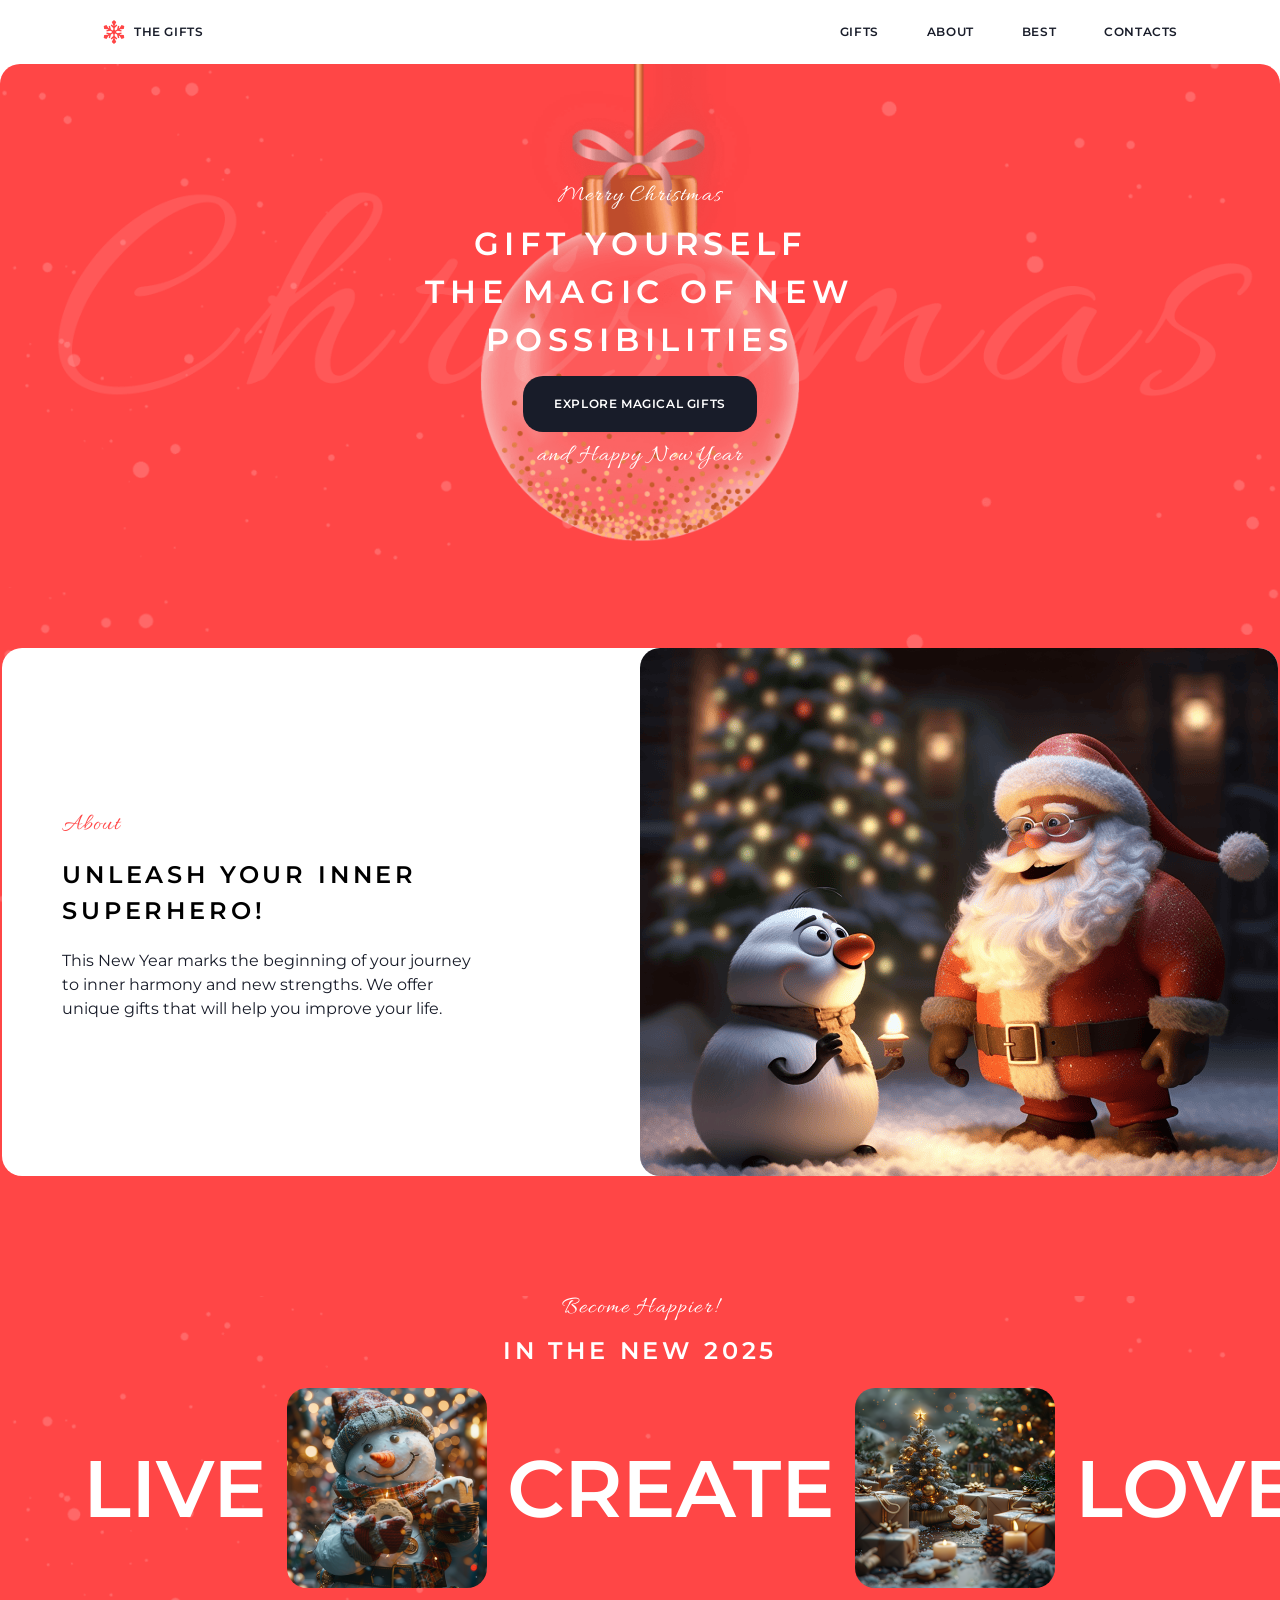
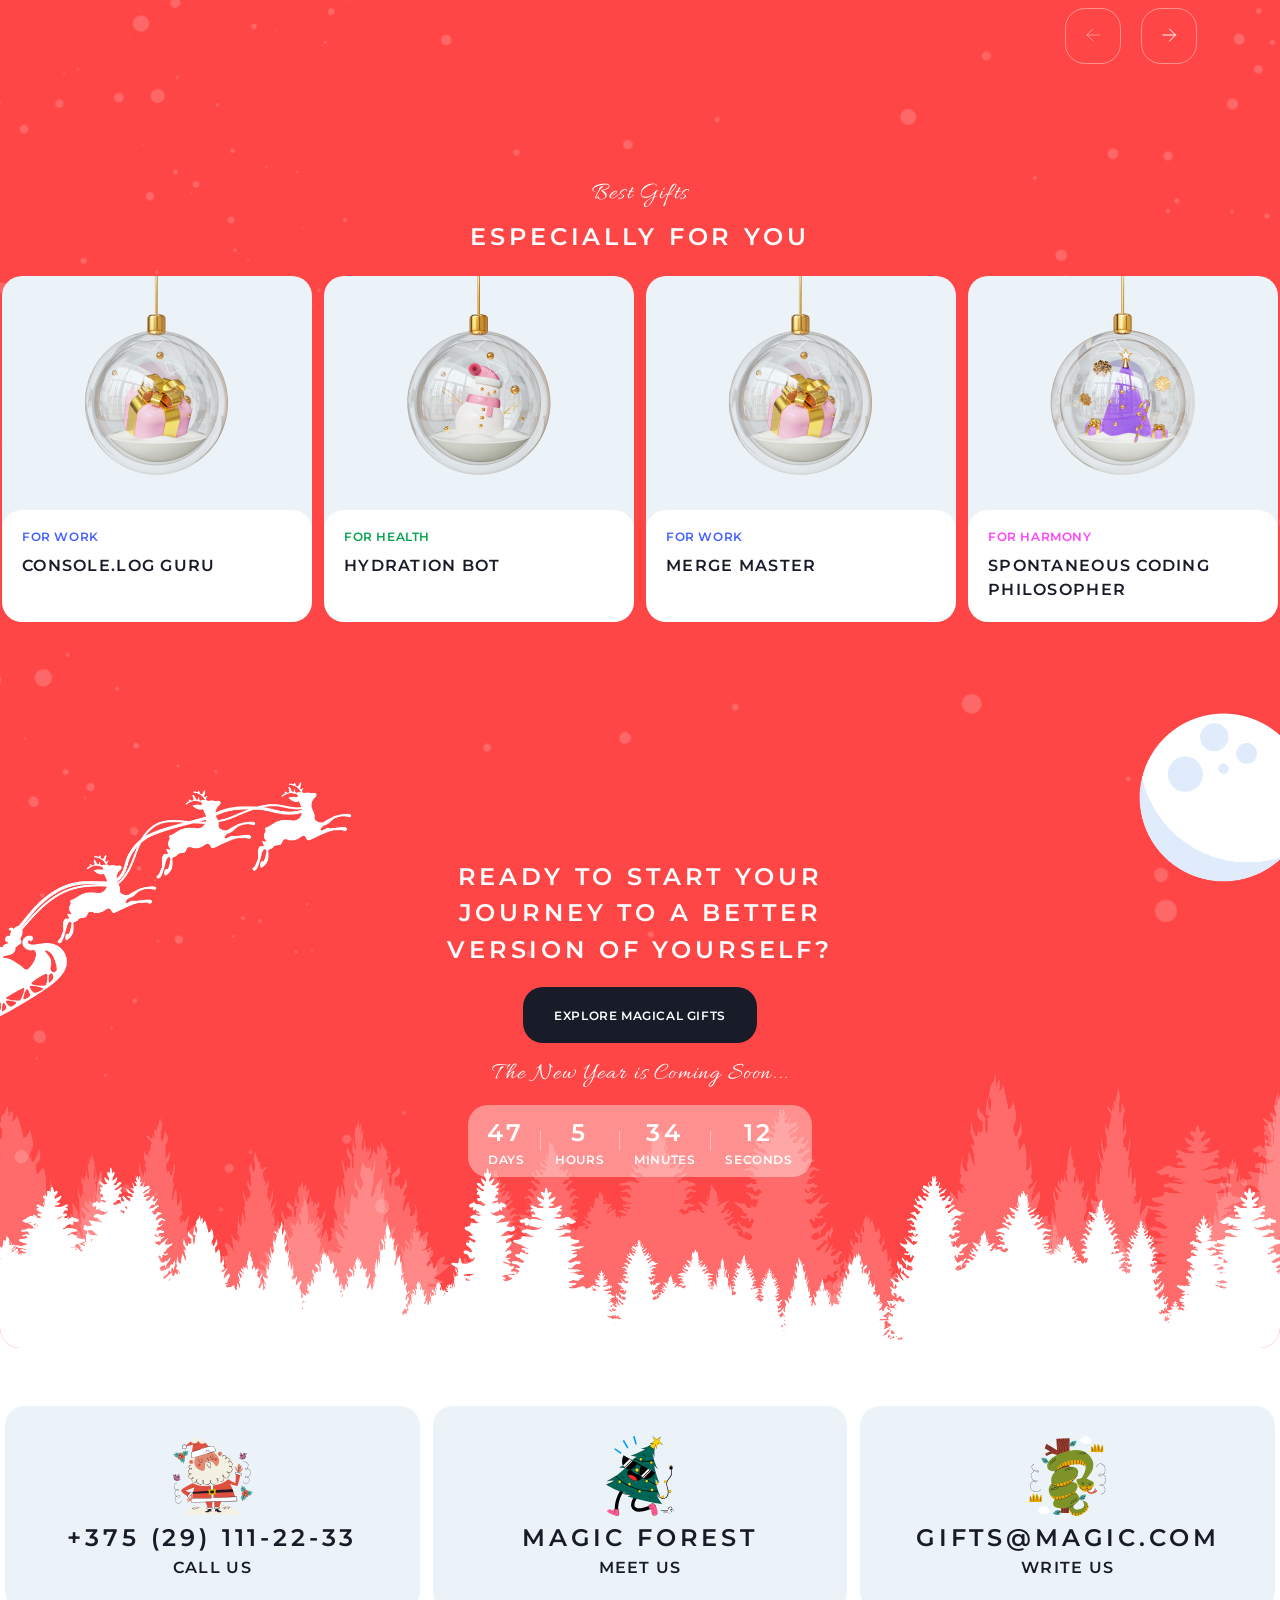
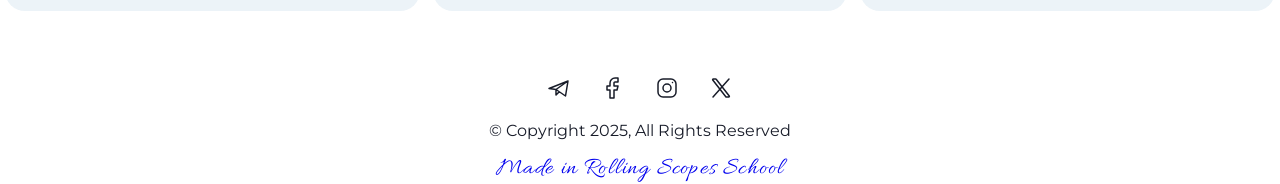
<file: index.html>
<!DOCTYPE html>
<html lang="en">

<head>
    <meta charset="UTF-8">
    <meta name="viewport" content="width=device-width, initial-scale=1.0">
    <link rel="preconnect" href="https://fonts.googleapis.com">
    <link rel="preconnect" href="https://fonts.gstatic.com" crossorigin>
    <link href="https://fonts.googleapis.com/css2?family=Montserrat:ital,wght@0,100..900;1,100..900&display=swap"
        rel="stylesheet">
    <link rel="preconnect" href="https://fonts.googleapis.com">
    <link rel="preconnect" href="https://fonts.gstatic.com" crossorigin>
    <link
        href="https://fonts.googleapis.com/css2?family=Allura&family=Montserrat:ital,wght@0,100..900;1,100..900&display=swap"
        rel="stylesheet">
    <link rel="icon" type="image/png" href="./img/christmas_present_icon.ico">
    <link rel="stylesheet" href="style.css">
    <title>Christmas shop</title>
</head>

<body class="body">
    <header class="header">
        <div class="container-header">
            <a class="logo" href="../home/index.html">
                <img src="./img/snowflakeLogo.svg" alt="snowflake logo" class="logo-snowflake">
                <h4 class="logo-title">the gifts</h4>
            </a>

            <nav class="nav-menu">
                <ul class="header-list">

                    <li class="header-item">
                        <a class="" href="./gifts/index.html">gifts</a>
                    </li>

                    <li class="header-item">
                        <a href="#aboutanchor">about</a>
                    </li>

                    <li class="header-item">
                        <a href="#bestanchor">best</a>
                    </li>

                    <li class="header-item">
                        <a href="#footeranchor">contacts
                        </a>
                    </li>
                </ul>
            </nav>

            <button id="burger-menu" class="burger-menu">
                <span></span>
            </button>

        </div>
    </header>

    <main class="bg-red">
        <section class="hero">
            <div class="container-hero">
                <p class="caption-allura">Merry Christmas</p>
                <h1 class="">Gift yourself <br> the magic of new <br> possibilities</h1>
                <form action="./gifts/index.html">
                    <button class="button-gifts">Explore Magical Gifts</button>
                </form>
                <p class="caption-allura">and Happy New Year</p>
            </div>
        </section>

        <section class="about" id="aboutanchor">
            <div class="container-about">
                <div class="left-about">
                    <p class="about-allura">About</p>
                    <h2 class="">Unleash your inner <br> superhero!</h2>
                    <p class="">This New Year marks the beginning of your journey <br> to inner harmony and new
                        strengths. We offer <br> unique gifts that will help you improve your life.</p>
                </div>
                <div class="right-about">
                    <img src="./img/santa.png" alt="santa" class="santa">
                </div>
            </div>
        </section>

        <section class="slider">
            <div class="container-slider">
                <div class="titles-slider">
                    <p class="caption-allura caption-allura-slider">Become Happier!</p>
                    <h2 class="">in the new 2025</h2>
                </div>
                <div class="slider-tape">
                    <p class="text-slider">Live</p>
                    <img src="./img/snowman.png" alt="snowman">
                    <p class="text-slider">create</p>
                    <img src="./img/christmas-trees.png" alt="christmas trees">
                    <p class="text-slider">Love</p>
                    <img src="./img/christmas-tree-ball.png" alt="christmas tree ball">
                    <p class="text-slider">dream</p>
                    <img src="./img/fairytale-house.png" alt="fairytale house">
                </div>
                <div class="btn-arrow-both">
                    <button class="btn-arrow">
                        <svg xmlns="http://www.w3.org/2000/svg" width="24" height="24" viewBox="0 0 24 24" fill="none">
                            <path d="M18.5 12H6M6 12L12 6M6 12L12 18" stroke="white" stroke-opacity="0.4"
                                stroke-linecap="round" stroke-linejoin="round" />
                        </svg>
                    </button>
                    <button class="btn-arrow">
                        <svg xmlns="http://www.w3.org/2000/svg" width="24" height="24" viewBox="0 0 24 24" fill="none">
                            <path d="M6 12H18.5M18.5 12L12.5 6M18.5 12L12.5 18" stroke="white" stroke-linecap="round" stroke-linejoin="round"/>
                        </svg>
                    </button>
                </div>
            </div>
        </section>

        <section class="best-gifts" id="bestanchor">
            <div class="container-gifts">
                <div class="titles-best-gifts">
                    <p class="caption-allura caption-allura-best-gifts">Best Gifts</p>
                    <h2>especially for you</h2>
                </div>
                <div class="cards-container">
                    <div class="card">
                        <img src="./img/gift-for-work.png" alt="gift">
                        <div class="titles-cards">
                            <h4 class="title-card">For work</h4>
                            <h3 class="subtitle-card">Console.log Guru</h3>
                        </div>
                    </div>

                    <div class="card">
                        <img src="./img/gift-for-health.png" alt="gift">
                        <div class="titles-cards">
                            <h4 class="title-card for-health">For health</h4>
                            <h3 class="subtitle-card">Hydration Bot</h3>
                        </div>
                    </div>

                    <div class="card">
                        <img src="./img/gift-for-work.png" alt="gift">
                        <div class="titles-cards">
                            <h4 class="title-card">For work</h4>
                            <h3 class="subtitle-card">Merge Master</h3>
                        </div>
                    </div>

                    <div class="card">
                        <img src="./img/gift-for-harmony.png" alt="gift">
                        <div class="titles-cards">
                            <h4 class="title-card for-harmony">For harmony</h4>
                            <h3 class="subtitle-card">Spontaneous Coding <br> Philosopher</h3>
                        </div>
                    </div>

                    <div data-popup="1popup" class="pop-up-with-shadow">
                        <div class="pop-up-center">
                            <div class="pop-up-content">
                                <a href="" class="pop-up-close-button">
                                    <svg xmlns="http://www.w3.org/2000/svg" width="40" height="40" viewBox="0 0 40 40"
                                        fill="none">
                                        <path d="M30 10L10 30" stroke="#181C29" stroke-width="2" stroke-linecap="round"
                                            stroke-linejoin="round" />
                                        <path d="M10 10L30 30" stroke="#181C29" stroke-width="2" stroke-linecap="round"
                                            stroke-linejoin="round" />
                                    </svg>
                                </a>
                                <div class="pop-up-top">
                                    <!-- <img src="./img/gift-for-work.png" alt="gift"> -->
                                </div>
                                <div class="pop-up-bottom">
                                    <div class="pop-up-titles">
                                        <h4 class="pop-up-title for-harmony">For harmony</h4>
                                        <h3 class="pop-up-subtitle">Console.log Guru</h3>
                                        <p class="">Uses console.log like a crystal ball to find any issue.</p>
                                    </div>
        
                                    <div class="pop-up-all-table">
                                        <h4 class="pop-up-title-for-table">Adds superpowers to:</h4>
                                        <div class="superpower-table">
                                            <p class="superpower-name">Live</p>
                                            <p class="superpower-value">+500</p>
                                            <div class="superpower-icons">
                                                <span class="ico superpower-icon">
                                                    <img src="./img/snowflake.svg" alt="snowflake">
                                                </span>
                                                <span class="ico superpower-icon">
                                                    <img src="./img/snowflake.svg" alt="snowflake">
                                                </span>
                                                <span class="ico superpower-icon">
                                                    <img src="./img/snowflake.svg" alt="snowflake">
                                                </span>
                                                <span class="ico superpower-icon">
                                                    <img src="./img/snowflake.svg" alt="snowflake">
                                                </span>
                                                <span class="ico superpower-icon">
                                                    <img src="./img/snowflake.svg" alt="snowflake">
                                                </span>
                                            </div>
                                        </div>
                                        <div class="superpower-table">
                                            <p class="superpower-name">Create</p>
                                            <p class="superpower-value">+500</p>
                                            <div class="superpower-icons">
                                                <span class="ico superpower-icon">
                                                    <img src="./img/snowflake.svg" alt="snowflake">
                                                </span>
                                                <span class="ico superpower-icon">
                                                    <img src="./img/snowflake.svg" alt="snowflake">
                                                </span>
                                                <span class="ico superpower-icon">
                                                    <img src="./img/snowflake.svg" alt="snowflake">
                                                </span>
                                                <span class="ico superpower-icon">
                                                    <img src="./img/snowflake.svg" alt="snowflake">
                                                </span>
                                                <span class="ico superpower-icon">
                                                    <img src="./img/snowflake.svg" alt="snowflake">
                                                </span>
                                            </div>
                                        </div>
                                        <div class="superpower-table">
                                            <p class="superpower-name">Love</p>
                                            <p class="superpower-value">+500</p>
                                            <div class="superpower-icons">
                                                <span class="ico superpower-icon">
                                                    <img src="./img/snowflake.svg" alt="snowflake">
                                                </span>
                                                <span class="ico superpower-icon">
                                                    <img src="./img/snowflake.svg" alt="snowflake">
                                                </span>
                                                <span class="ico superpower-icon">
                                                    <img src="./img/snowflake.svg" alt="snowflake">
                                                </span>
                                                <span class="ico superpower-icon">
                                                    <img src="./img/snowflake.svg" alt="snowflake">
                                                </span>
                                                <span class="ico superpower-icon">
                                                    <img src="./img/snowflake.svg" alt="snowflake">
                                                </span>
                                            </div>
                                        </div>
                                        <div class="superpower-table">
                                            <p class="superpower-name">Dream</p>
                                            <p class="superpower-value">+500</p>
                                            <div class="superpower-icons">
                                                <span class="ico superpower-icon">
                                                    <img src="./img/snowflake.svg" alt="snowflake">
                                                </span>
                                                <span class="ico superpower-icon">
                                                    <img src="./img/snowflake.svg" alt="snowflake">
                                                </span>
                                                <span class="ico superpower-icon">
                                                    <img src="./img/snowflake.svg" alt="snowflake">
                                                </span>
                                                <span class="ico superpower-icon">
                                                    <img src="./img/snowflake.svg" alt="snowflake">
                                                </span>
                                                <span class="ico superpower-icon">
                                                    <img src="./img/snowflake.svg" alt="snowflake">
                                                </span>
                                            </div>
                                        </div>
                                    </div>
        
                                </div>
                            </div>
                        </div>
                    </div>
                </div>
            </div>
        </section>

        <section class="cta">
            <div class="container-cta">
                <h2>Ready to start your <br> journey to a better <br> version of yourself?</h2>
                <form action="./gifts/index.html">
                    <button class="button-gifts">Explore Magical Gifts</button>
                </form>
                <p class="caption-allura">The New Year is Coming Soon...</p>
                <div class="timer">
                    <div>
                        <h2>47</h2>
                        <h4>days</h4>
                    </div>
                    <div class="line">
                        <span></span>
                    </div>
                    <div>
                        <h2>5</h2>
                        <h4>hours</h4>
                    </div>
                    <div class="line">
                        <span></span>
                    </div>
                    <div>
                        <h2>34</h2>
                        <h4>minutes</h4>
                    </div>
                    <div class="line">
                        <span></span>
                    </div>
                    <div>
                        <h2>12</h2>
                        <h4>seconds</h4>
                    </div>
                </div>
            </div>
        </section>
    </main>

        <footer class="footer" id="footeranchor">
            <div class="container-footer">
                <div class="top-footer">
                    <a href="tel:+375291112233">
                        <div class="card-footer">
                            <img src="./img/santa-claus.svg" alt="">
                            <p>+375 (29) 111-22-33</p>
                            <h3>Call Us</h3>
                        </div>
                    </a>
                    <a
                        href="https://www.google.com/maps/place/%D0%94%D0%B5%D1%80%D0%B5%D0%B2%D0%BD%D1%8F+%D0%A1%D0%B0%D0%BD%D1%82%D0%B0-%D0%9A%D0%BB%D0%B0%D1%83%D1%81%D0%B0/@66.5436144,25.8446224,392m/data=!3m2!1e3!4b1!4m6!3m5!1s0x442b4e7e543e9979:0xd7f9b9e4341d7ed3!8m2!3d66.5436144!4d25.8471973!16s%2Fm%2F026b3cp?entry=ttu&g_ep=EgoyMDI0MTExMy4xIKXMDSoASAFQAw%3D%3D">
                        <div class="card-footer">
                            <img src="./img/christmas-tree.svg" alt="">
                            <p>Magic forest</p>
                            <h3>meet us</h3>
                        </div>
                    </a>
                    <a href="mailto:">
                        <div class="card-footer">
                            <img src="./img/snake.svg" alt="">
                            <p>gifts@magic.com</p>
                            <h3>write us</h3>
                        </div>
                    </a>
                </div>
                <div class="bottom-footer">
                    <div class="socials">
                        <a class="contact" href="#">
                            <svg class="icon-telegram" xmlns="http://www.w3.org/2000/svg" width="24" height="24" viewBox="0 0 24 24" fill="none">
                                <path d="M21 5L2 12.5L9 13.5M21 5L18.5 20L9 13.5M21 5L9 13.5M9 13.5V19L12.2488 15.7229" stroke="#181C29" stroke-width="1.5" stroke-linecap="round" stroke-linejoin="round"/>
                            </svg>
                        </a>
                        <a class="contact" href="#">
                            <svg class="icon-facebook" xmlns="http://www.w3.org/2000/svg" width="24" height="24" viewBox="0 0 24 24" fill="none">
                                <path d="M17 2H14C12.6739 2 11.4021 2.52678 10.4645 3.46447C9.52678 4.40215 9 5.67392 9 7V10H6V14H9V22H13V14H16L17 10H13V7C13 6.73478 13.1054 6.48043 13.2929 6.29289C13.4804 6.10536 13.7348 6 14 6H17V2Z" stroke="#181C29" stroke-width="1.5" stroke-linecap="round" stroke-linejoin="round"/>
                            </svg>
                        </a>
                        <a class="contact" href="#">
                            <svg class="icon-instagram" xmlns="http://www.w3.org/2000/svg" width="24" height="24" viewBox="0 0 24 24" fill="none">
                                <path d="M12 16C14.2091 16 16 14.2091 16 12C16 9.79086 14.2091 8 12 8C9.79086 8 8 9.79086 8 12C8 14.2091 9.79086 16 12 16Z" stroke="#181C29" stroke-width="1.5" stroke-linecap="round" stroke-linejoin="round"/>
                                <path d="M3 16V8C3 5.23858 5.23858 3 8 3H16C18.7614 3 21 5.23858 21 8V16C21 18.7614 18.7614 21 16 21H8C5.23858 21 3 18.7614 3 16Z" stroke="#181C29" stroke-width="1.5"/>
                                <path d="M17.5 6.51L17.51 6.49889" stroke="#181C29" stroke-width="1.5" stroke-linecap="round" stroke-linejoin="round"/>
                            </svg>
                        </a>
                        <a class="contact" href="#">
                            <svg class="icon-x" xmlns="http://www.w3.org/2000/svg" width="24" height="24" viewBox="0 0 24 24" fill="none">
                                <path d="M16.8198 20.7684L3.75317 3.96836C3.44664 3.57425 3.72749 3 4.22678 3H6.70655C6.8917 3 7.06649 3.08548 7.18016 3.23164L20.2468 20.0316C20.5534 20.4258 20.2725 21 19.7732 21H17.2935C17.1083 21 16.9335 20.9145 16.8198 20.7684Z" stroke="#181C29" stroke-width="1.5"/>
                                <path d="M20 3L4 21" stroke="#181C29" stroke-width="1.5" stroke-linecap="round"/>
                            </svg>
                        </a>
                    </div>
                    <p>© Copyright 2025, All Rights Reserved</p>
                    <p class="caption-allura"><a target="_blank"  href="https://rs.school/">Made in Rolling Scopes School</a></p>
                </div>
            </div>
        </footer>
        <script src="./index.js"></script>
</body>

</html>
</file>
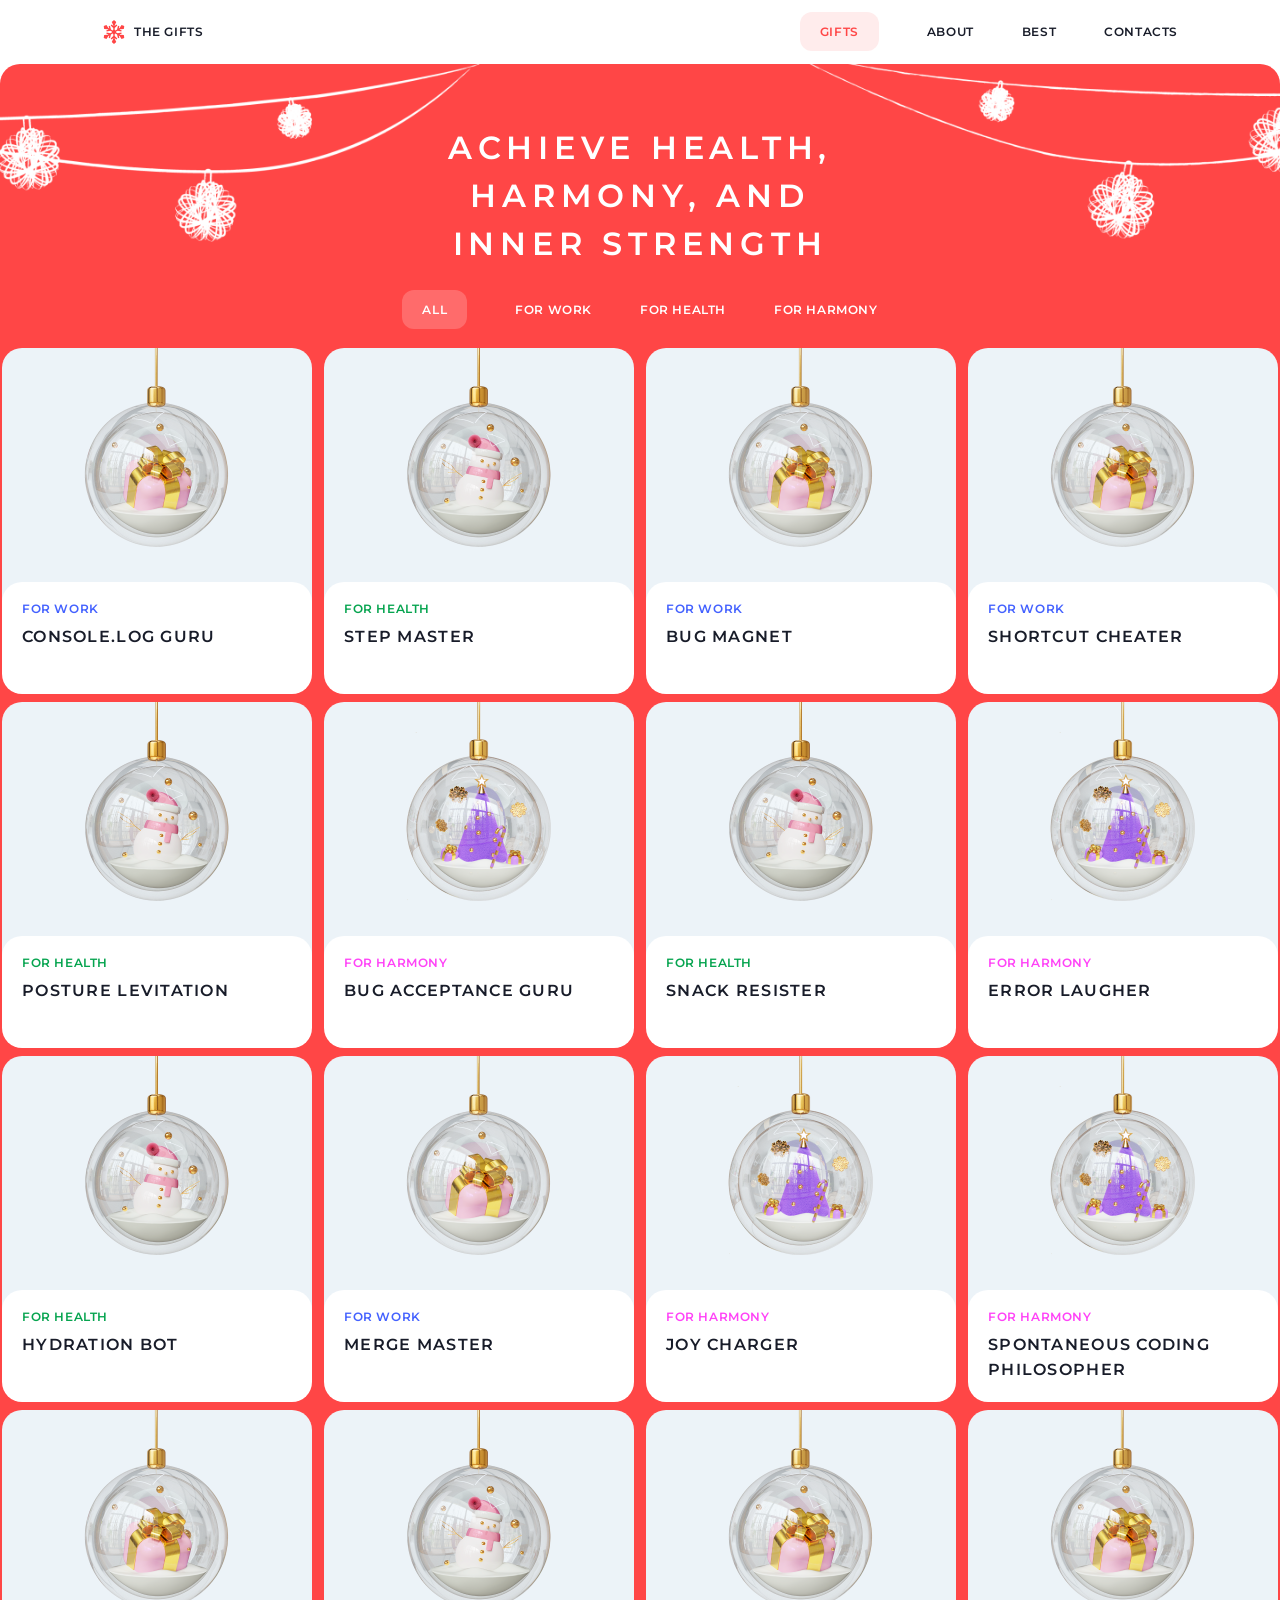
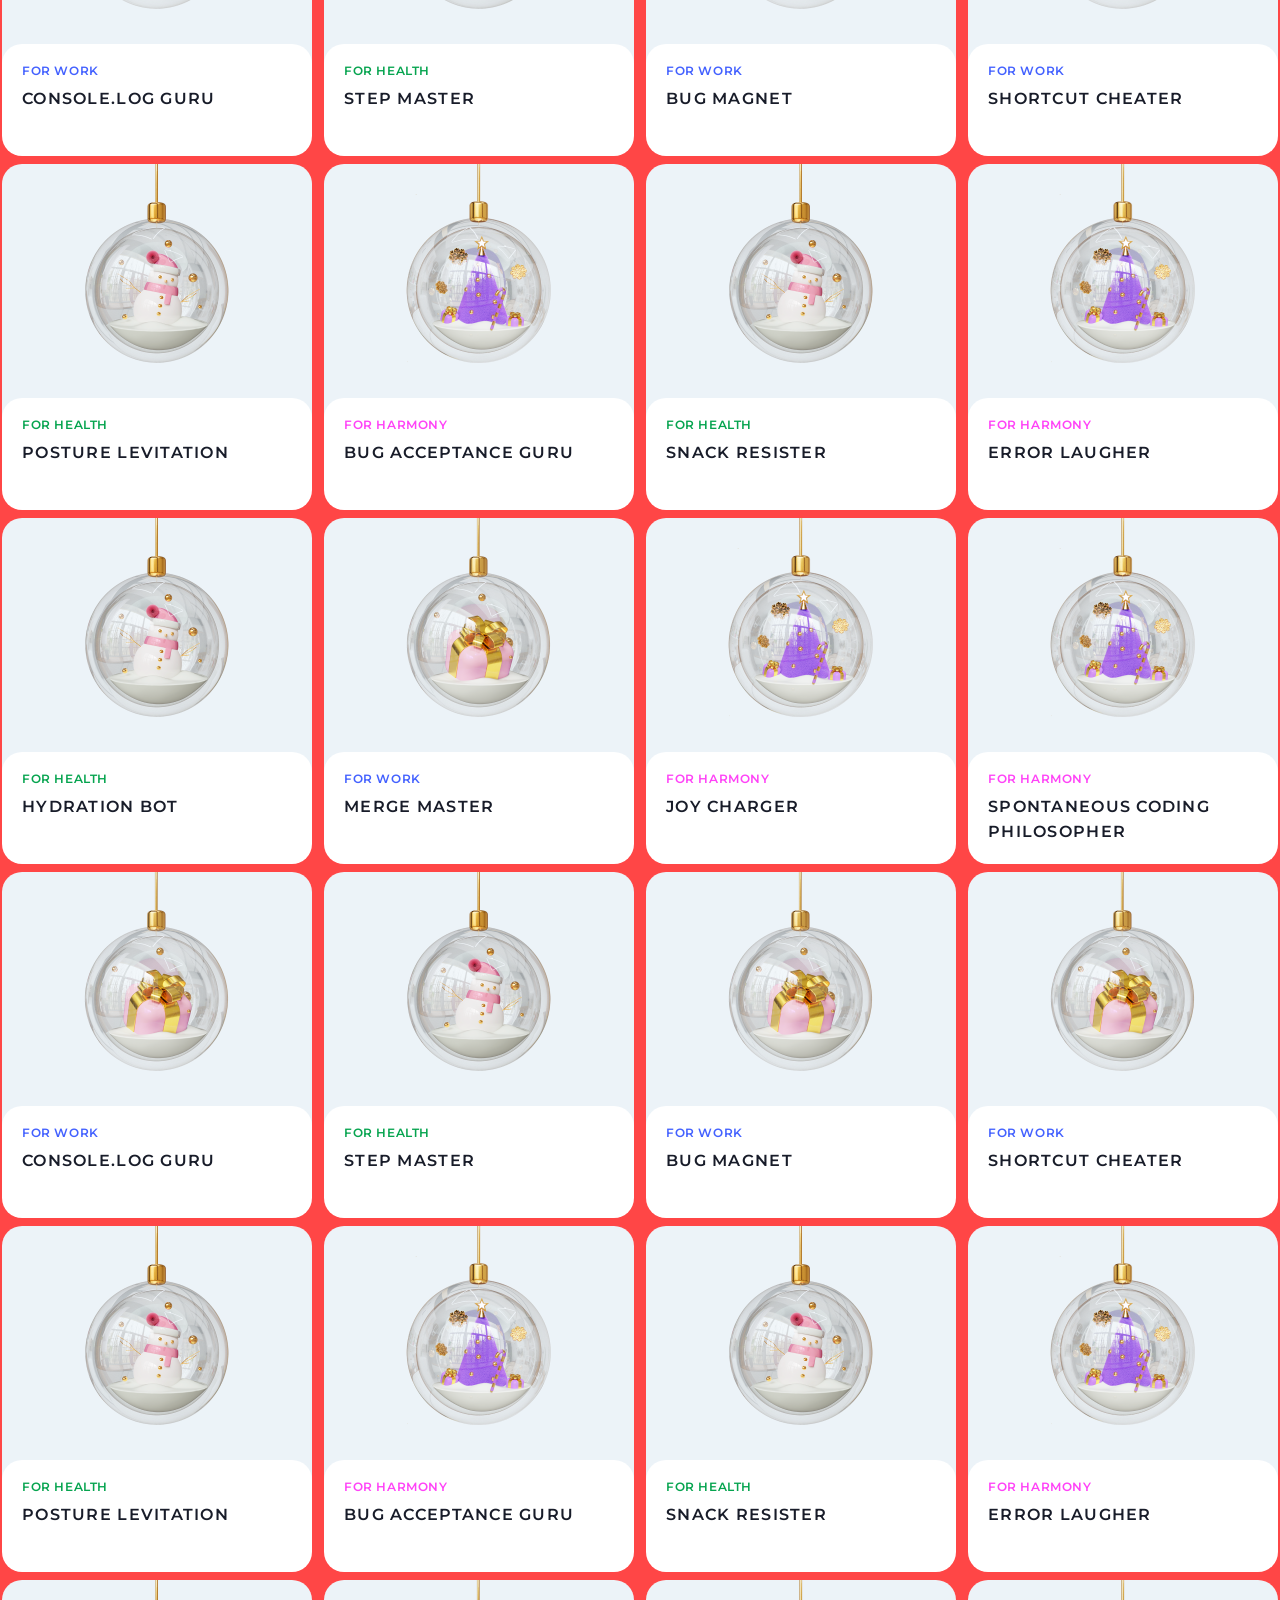
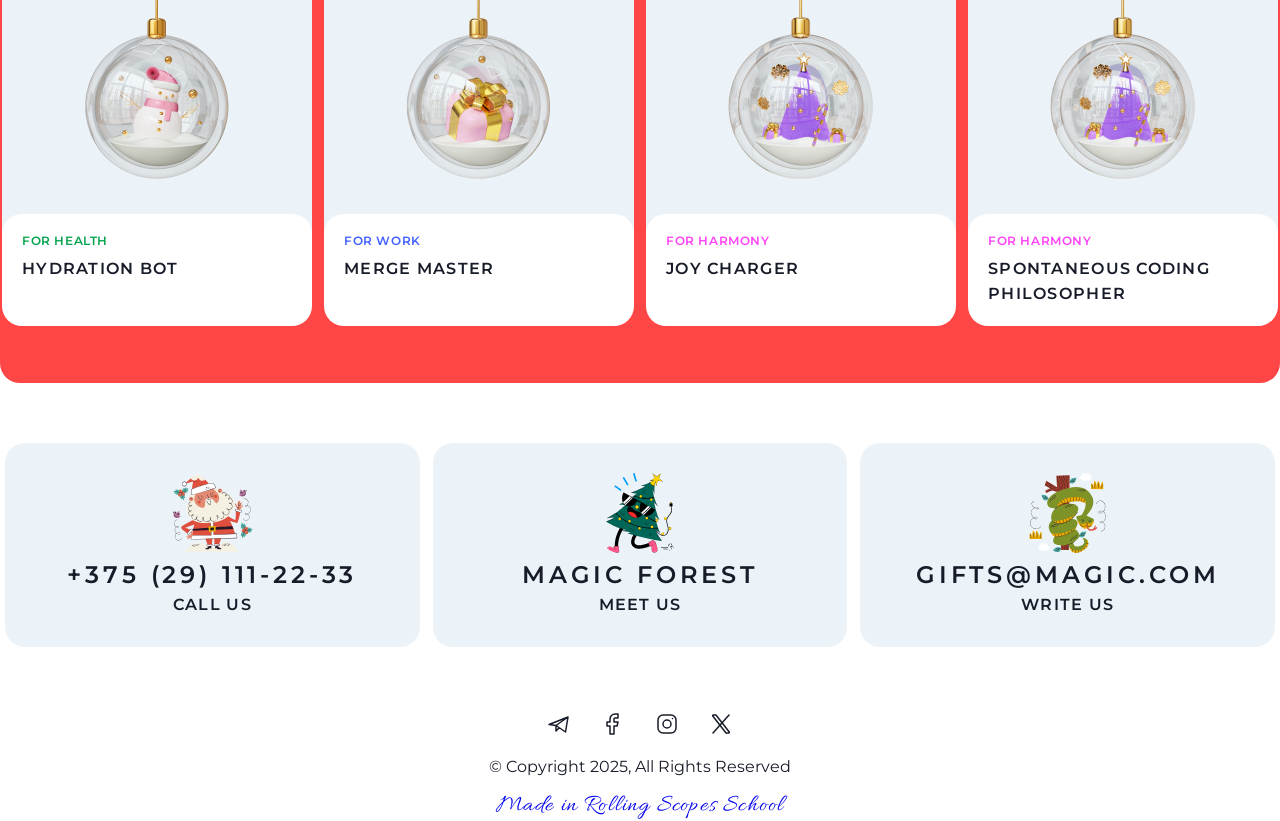
<file: gifts/index.html>
<!DOCTYPE html>
<html lang="en">

<head>
    <meta charset="UTF-8">
    <meta name="viewport" content="width=device-width, initial-scale=1.0">
    <link rel="preconnect" href="https://fonts.googleapis.com">
    <link rel="preconnect" href="https://fonts.gstatic.com" crossorigin>
    <link href="https://fonts.googleapis.com/css2?family=Montserrat:ital,wght@0,100..900;1,100..900&display=swap"
        rel="stylesheet">
    <link rel="preconnect" href="https://fonts.googleapis.com">
    <link rel="preconnect" href="https://fonts.gstatic.com" crossorigin>
    <link
        href="https://fonts.googleapis.com/css2?family=Allura&family=Montserrat:ital,wght@0,100..900;1,100..900&display=swap"
        rel="stylesheet">
    <link rel="icon" type="image/png" href="../img/christmas_present_icon.ico">
    <link rel="stylesheet" href="style.css">
    <title>Christmas shop gifts</title>
</head>

<body class="body">
    <header class="header">
        <div class="container-header">
            <a class="logo" href="../index.html">
                <img src="../img/snowflakeLogo.svg" alt="snowflake logo" class="logo-snowflake">
                <h4 class="logo-title">the gifts</h4>
            </a>

            <nav class="nav-menu">
                <ul class="header-list">

                    <li class="header-item">
                        <a class="gifts-link" href="#">gifts</a>
                    </li>

                    <li class="header-item">
                        <a href="../index.html#aboutanchor">about</a>
                    </li>

                    <li class="header-item">
                        <a href="../index.html#bestanchor">best</a>
                    </li>

                    <li class="header-item">
                        <a href="../index.html#footeranchor">contacts
                        </a>
                    </li>
                </ul>
            </nav>

            <button id="burger-menu" class="burger-menu">
                <span class="burger-line"></span>
            </button>

        </div>
    </header>
    <main class="bg-red">
        <section class="gifts">
            <h1>Achieve health, <br> harmony, and <br> inner strength</h1>
            <div class="tabs">
                <ul class="gifts-list">

                    <li class="gifts-item">
                        <a class="all-link" href="#">All</a>
                    </li>

                    <li class="gifts-item">
                        <a href="#aboutanchor">for work</a>
                    </li>

                    <li class="gifts-item">
                        <a href="#bestanchor">for health</a>
                    </li>

                    <li class="gifts-item">
                        <a href="#contactsanchor">for harmony</a>
                    </li>
                </ul>
            </div>

            <div class="cards-container">
                <div class="card">
                    <img src="../img/gift-for-work.png" alt="gift">
                    <div class="titles-cards">
                        <h4 class="title-card">For work</h4>
                        <h3 class="subtitle-card">Console.log Guru</h3>
                    </div>
                </div>

                <div class="card">
                    <img src="../img/gift-for-health.png" alt="gift">
                    <div class="titles-cards">
                        <h4 class="title-card for-health">For health</h4>
                        <h3 class="subtitle-card">Step Master</h3>
                    </div>
                </div>

                <div class="card">
                    <img src="../img/gift-for-work.png" alt="gift">
                    <div class="titles-cards">
                        <h4 class="title-card">For work</h4>
                        <h3 class="subtitle-card">Bug Magnet</h3>
                    </div>
                </div>

                <div class="card">
                    <img src="../img/gift-for-work.png" alt="gift">
                    <div class="titles-cards">
                        <h4 class="title-card">For work</h4>
                        <h3 class="subtitle-card">Shortcut Cheater</h3>
                    </div>
                </div>

                <div class="card">
                    <img src="../img/gift-for-health.png" alt="gift">
                    <div class="titles-cards">
                        <h4 class="title-card for-health">For health</h4>
                        <h3 class="subtitle-card">Posture Levitation</h3>
                    </div>
                </div>

                <div class="card">
                    <img src="../img/gift-for-harmony.png" alt="gift">
                    <div class="titles-cards">
                        <h4 class="title-card for-harmony">For harmony</h4>
                        <h3 class="subtitle-card">Bug Acceptance Guru</h3>
                    </div>
                </div>

                <div class="card">
                    <img src="../img/gift-for-health.png" alt="gift">
                    <div class="titles-cards">
                        <h4 class="title-card for-health">For health</h4>
                        <h3 class="subtitle-card">Snack Resister</h3>
                    </div>
                </div>

                <div class="card">
                    <img src="../img/gift-for-harmony.png" alt="gift">
                    <div class="titles-cards">
                        <h4 class="title-card for-harmony">For harmony</h4>
                        <h3 class="subtitle-card">Error Laugher</h3>
                    </div>
                </div>

                <div class="card">
                    <img src="../img/gift-for-health.png" alt="gift">
                    <div class="titles-cards">
                        <h4 class="title-card for-health">For health</h4>
                        <h3 class="subtitle-card">Hydration Bot</h3>
                    </div>
                </div>

                <div class="card">
                    <img src="../img/gift-for-work.png" alt="gift">
                    <div class="titles-cards">
                        <h4 class="title-card">For work</h4>
                        <h3 class="subtitle-card">Merge Master</h3>
                    </div>
                </div>

                <div class="card">
                    <img src="../img/gift-for-harmony.png" alt="gift">
                    <div class="titles-cards">
                        <h4 class="title-card for-harmony">For harmony</h4>
                        <h3 class="subtitle-card">Joy Charger</h3>
                    </div>
                </div>

                <div class="card">
                    <img src="../img/gift-for-harmony.png" alt="gift">
                    <div class="titles-cards">
                        <h4 class="title-card for-harmony">For harmony</h4>
                        <h3 class="subtitle-card">Spontaneous Coding <br> Philosopher</h3>
                    </div>
                </div>
                <div class="card">
                    <img src="../img/gift-for-work.png" alt="gift">
                    <div class="titles-cards">
                        <h4 class="title-card">For work</h4>
                        <h3 class="subtitle-card">Console.log Guru</h3>
                    </div>
                </div>

                <div class="card">
                    <img src="../img/gift-for-health.png" alt="gift">
                    <div class="titles-cards">
                        <h4 class="title-card for-health">For health</h4>
                        <h3 class="subtitle-card">Step Master</h3>
                    </div>
                </div>

                <div class="card">
                    <img src="../img/gift-for-work.png" alt="gift">
                    <div class="titles-cards">
                        <h4 class="title-card">For work</h4>
                        <h3 class="subtitle-card">Bug Magnet</h3>
                    </div>
                </div>

                <div class="card">
                    <img src="../img/gift-for-work.png" alt="gift">
                    <div class="titles-cards">
                        <h4 class="title-card">For work</h4>
                        <h3 class="subtitle-card">Shortcut Cheater</h3>
                    </div>
                </div>

                <div class="card">
                    <img src="../img/gift-for-health.png" alt="gift">
                    <div class="titles-cards">
                        <h4 class="title-card for-health">For health</h4>
                        <h3 class="subtitle-card">Posture Levitation</h3>
                    </div>
                </div>

                <div class="card">
                    <img src="../img/gift-for-harmony.png" alt="gift">
                    <div class="titles-cards">
                        <h4 class="title-card for-harmony">For harmony</h4>
                        <h3 class="subtitle-card">Bug Acceptance Guru</h3>
                    </div>
                </div>

                <div class="card">
                    <img src="../img/gift-for-health.png" alt="gift">
                    <div class="titles-cards">
                        <h4 class="title-card for-health">For health</h4>
                        <h3 class="subtitle-card">Snack Resister</h3>
                    </div>
                </div>

                <div class="card">
                    <img src="../img/gift-for-harmony.png" alt="gift">
                    <div class="titles-cards">
                        <h4 class="title-card for-harmony">For harmony</h4>
                        <h3 class="subtitle-card">Error Laugher</h3>
                    </div>
                </div>

                <div class="card">
                    <img src="../img/gift-for-health.png" alt="gift">
                    <div class="titles-cards">
                        <h4 class="title-card for-health">For health</h4>
                        <h3 class="subtitle-card">Hydration Bot</h3>
                    </div>
                </div>

                <div class="card">
                    <img src="../img/gift-for-work.png" alt="gift">
                    <div class="titles-cards">
                        <h4 class="title-card">For work</h4>
                        <h3 class="subtitle-card">Merge Master</h3>
                    </div>
                </div>

                <div class="card">
                    <img src="../img/gift-for-harmony.png" alt="gift">
                    <div class="titles-cards">
                        <h4 class="title-card for-harmony">For harmony</h4>
                        <h3 class="subtitle-card">Joy Charger</h3>
                    </div>
                </div>

                <div class="card">
                    <img src="../img/gift-for-harmony.png" alt="gift">
                    <div class="titles-cards">
                        <h4 class="title-card for-harmony">For harmony</h4>
                        <h3 class="subtitle-card">Spontaneous Coding <br> Philosopher</h3>
                    </div>
                </div>
                <div class="card">
                    <img src="../img/gift-for-work.png" alt="gift">
                    <div class="titles-cards">
                        <h4 class="title-card">For work</h4>
                        <h3 class="subtitle-card">Console.log Guru</h3>
                    </div>
                </div>

                <div class="card">
                    <img src="../img/gift-for-health.png" alt="gift">
                    <div class="titles-cards">
                        <h4 class="title-card for-health">For health</h4>
                        <h3 class="subtitle-card">Step Master</h3>
                    </div>
                </div>

                <div class="card">
                    <img src="../img/gift-for-work.png" alt="gift">
                    <div class="titles-cards">
                        <h4 class="title-card">For work</h4>
                        <h3 class="subtitle-card">Bug Magnet</h3>
                    </div>
                </div>

                <div class="card">
                    <img src="../img/gift-for-work.png" alt="gift">
                    <div class="titles-cards">
                        <h4 class="title-card">For work</h4>
                        <h3 class="subtitle-card">Shortcut Cheater</h3>
                    </div>
                </div>

                <div class="card">
                    <img src="../img/gift-for-health.png" alt="gift">
                    <div class="titles-cards">
                        <h4 class="title-card for-health">For health</h4>
                        <h3 class="subtitle-card">Posture Levitation</h3>
                    </div>
                </div>

                <div class="card">
                    <img src="../img/gift-for-harmony.png" alt="gift">
                    <div class="titles-cards">
                        <h4 class="title-card for-harmony">For harmony</h4>
                        <h3 class="subtitle-card">Bug Acceptance Guru</h3>
                    </div>
                </div>

                <div class="card">
                    <img src="../img/gift-for-health.png" alt="gift">
                    <div class="titles-cards">
                        <h4 class="title-card for-health">For health</h4>
                        <h3 class="subtitle-card">Snack Resister</h3>
                    </div>
                </div>

                <div class="card">
                    <img src="../img/gift-for-harmony.png" alt="gift">
                    <div class="titles-cards">
                        <h4 class="title-card for-harmony">For harmony</h4>
                        <h3 class="subtitle-card">Error Laugher</h3>
                    </div>
                </div>

                <div class="card">
                    <img src="../img/gift-for-health.png" alt="gift">
                    <div class="titles-cards">
                        <h4 class="title-card for-health">For health</h4>
                        <h3 class="subtitle-card">Hydration Bot</h3>
                    </div>
                </div>

                <div class="card">
                    <img src="../img/gift-for-work.png" alt="gift">
                    <div class="titles-cards">
                        <h4 class="title-card">For work</h4>
                        <h3 class="subtitle-card">Merge Master</h3>
                    </div>
                </div>

                <div class="card">
                    <img src="../img/gift-for-harmony.png" alt="gift">
                    <div class="titles-cards">
                        <h4 class="title-card for-harmony">For harmony</h4>
                        <h3 class="subtitle-card">Joy Charger</h3>
                    </div>
                </div>

                <div class="card">
                    <img src="../img/gift-for-harmony.png" alt="gift">
                    <div class="titles-cards">
                        <h4 class="title-card for-harmony">For harmony</h4>
                        <h3 class="subtitle-card">Spontaneous Coding <br> Philosopher</h3>
                    </div>
                </div>
            </div>
            
            <div data-popup="1popup" class="pop-up-with-shadow">
                <div class="pop-up-center">
                    <div class="pop-up-content">
                        <a href="" class="pop-up-close-button">
                            <svg xmlns="http://www.w3.org/2000/svg" width="40" height="40" viewBox="0 0 40 40"
                                fill="none">
                                <path d="M30 10L10 30" stroke="#181C29" stroke-width="2" stroke-linecap="round"
                                    stroke-linejoin="round" />
                                <path d="M10 10L30 30" stroke="#181C29" stroke-width="2" stroke-linecap="round"
                                    stroke-linejoin="round" />
                            </svg>
                        </a>
                        <div class="pop-up-top">
                            <!-- <img src="../img/gift-for-work.png" alt="gift"> -->
                        </div>
                        <div class="pop-up-bottom">
                            <div class="pop-up-titles">
                                <h4 class="pop-up-title for-harmony">For harmony</h4>
                                <h3 class="pop-up-subtitle">Console.log Guru</h3>
                                <p class="">Uses console.log like a crystal ball to find any issue.</p>
                            </div>

                            <div class="pop-up-all-table">
                                <h4 class="pop-up-title-for-table">Adds superpowers to:</h4>
                                <div class="superpower-table">
                                    <p class="superpower-name">Live</p>
                                    <p class="superpower-value">+500</p>
                                    <div class="superpower-icons">
                                        <span class="ico superpower-icon">
                                            <img src="../img/snowflake.svg" alt="snowflake">
                                        </span>
                                        <span class="ico superpower-icon">
                                            <img src="../img/snowflake.svg" alt="snowflake">
                                        </span>
                                        <span class="ico superpower-icon">
                                            <img src="../img/snowflake.svg" alt="snowflake">
                                        </span>
                                        <span class="ico superpower-icon">
                                            <img src="../img/snowflake.svg" alt="snowflake">
                                        </span>
                                        <span class="ico superpower-icon">
                                            <img src="../img/snowflake.svg" alt="snowflake">
                                        </span>
                                    </div>
                                </div>
                                <div class="superpower-table">
                                    <p class="superpower-name">Create</p>
                                    <p class="superpower-value">+500</p>
                                    <div class="superpower-icons">
                                        <span class="ico superpower-icon">
                                            <img src="../img/snowflake.svg" alt="snowflake">
                                        </span>
                                        <span class="ico superpower-icon">
                                            <img src="../img/snowflake.svg" alt="snowflake">
                                        </span>
                                        <span class="ico superpower-icon">
                                            <img src="../img/snowflake.svg" alt="snowflake">
                                        </span>
                                        <span class="ico superpower-icon">
                                            <img src="../img/snowflake.svg" alt="snowflake">
                                        </span>
                                        <span class="ico superpower-icon">
                                            <img src="../img/snowflake.svg" alt="snowflake">
                                        </span>
                                    </div>
                                </div>
                                <div class="superpower-table">
                                    <p class="superpower-name">Love</p>
                                    <p class="superpower-value">+500</p>
                                    <div class="superpower-icons">
                                        <span class="ico superpower-icon">
                                            <img src="../img/snowflake.svg" alt="snowflake">
                                        </span>
                                        <span class="ico superpower-icon">
                                            <img src="../img/snowflake.svg" alt="snowflake">
                                        </span>
                                        <span class="ico superpower-icon">
                                            <img src="../img/snowflake.svg" alt="snowflake">
                                        </span>
                                        <span class="ico superpower-icon">
                                            <img src="../img/snowflake.svg" alt="snowflake">
                                        </span>
                                        <span class="ico superpower-icon">
                                            <img src="../img/snowflake.svg" alt="snowflake">
                                        </span>
                                    </div>
                                </div>
                                <div class="superpower-table">
                                    <p class="superpower-name">Dream</p>
                                    <p class="superpower-value">+500</p>
                                    <div class="superpower-icons">
                                        <span class="ico superpower-icon">
                                            <img src="../img/snowflake.svg" alt="snowflake">
                                        </span>
                                        <span class="ico superpower-icon">
                                            <img src="../img/snowflake.svg" alt="snowflake">
                                        </span>
                                        <span class="ico superpower-icon">
                                            <img src="../img/snowflake.svg" alt="snowflake">
                                        </span>
                                        <span class="ico superpower-icon">
                                            <img src="../img/snowflake.svg" alt="snowflake">
                                        </span>
                                        <span class="ico superpower-icon">
                                            <img src="../img/snowflake.svg" alt="snowflake">
                                        </span>
                                    </div>
                                </div>
                            </div>

                        </div>
                    </div>
                </div>
            </div>

            <button class="arrow-up-btn">
                <svg xmlns="http://www.w3.org/2000/svg" width="24" height="24" viewBox="0 0 24 24" fill="none">
                    <path d="M12 5V19" stroke="#FF4646" stroke-linecap="round" stroke-linejoin="round"/>
                    <path d="M18 11L12 5" stroke="#FF4646" stroke-linecap="round" stroke-linejoin="round"/>
                    <path d="M6 11L12 5" stroke="#FF4646" stroke-linecap="round" stroke-linejoin="round"/>
                  </svg>
            </button>

        </section>
    </main>

    <footer class="footer" id="footeranchor">
        <div class="container-footer">
            <div class="top-footer">
                <a href="tel:+375291112233">
                    <div class="card-footer">
                        <img src="../img/santa-claus.svg" alt="">
                        <p>+375 (29) 111-22-33</p>
                        <h3>Call Us</h3>
                    </div>
                </a>
                <a
                    href="https://www.google.com/maps/place/%D0%94%D0%B5%D1%80%D0%B5%D0%B2%D0%BD%D1%8F+%D0%A1%D0%B0%D0%BD%D1%82%D0%B0-%D0%9A%D0%BB%D0%B0%D1%83%D1%81%D0%B0/@66.5436144,25.8446224,392m/data=!3m2!1e3!4b1!4m6!3m5!1s0x442b4e7e543e9979:0xd7f9b9e4341d7ed3!8m2!3d66.5436144!4d25.8471973!16s%2Fm%2F026b3cp?entry=ttu&g_ep=EgoyMDI0MTExMy4xIKXMDSoASAFQAw%3D%3D">
                    <div class="card-footer">
                        <img src="../img/christmas-tree.svg" alt="">
                        <p>Magic forest</p>
                        <h3>meet us</h3>
                    </div>
                </a>
                <a href="mailto:">
                    <div class="card-footer">
                        <img src="../img/snake.svg" alt="">
                        <p>gifts@magic.com</p>
                        <h3>write us</h3>
                    </div>
                </a>
            </div>
            <div class="bottom-footer">
                <div class="socials">
                    <a class="contact" href="#">
                        <svg class="icon-telegram" xmlns="http://www.w3.org/2000/svg" width="24" height="24"
                            viewBox="0 0 24 24" fill="none">
                            <path d="M21 5L2 12.5L9 13.5M21 5L18.5 20L9 13.5M21 5L9 13.5M9 13.5V19L12.2488 15.7229"
                                stroke="#181C29" stroke-width="1.5" stroke-linecap="round" stroke-linejoin="round" />
                        </svg>
                    </a>
                    <a class="contact" href="#">
                        <svg class="icon-facebook" xmlns="http://www.w3.org/2000/svg" width="24" height="24"
                            viewBox="0 0 24 24" fill="none">
                            <path
                                d="M17 2H14C12.6739 2 11.4021 2.52678 10.4645 3.46447C9.52678 4.40215 9 5.67392 9 7V10H6V14H9V22H13V14H16L17 10H13V7C13 6.73478 13.1054 6.48043 13.2929 6.29289C13.4804 6.10536 13.7348 6 14 6H17V2Z"
                                stroke="#181C29" stroke-width="1.5" stroke-linecap="round" stroke-linejoin="round" />
                        </svg>
                    </a>
                    <a class="contact" href="#">
                        <svg class="icon-instagram" xmlns="http://www.w3.org/2000/svg" width="24" height="24"
                            viewBox="0 0 24 24" fill="none">
                            <path
                                d="M12 16C14.2091 16 16 14.2091 16 12C16 9.79086 14.2091 8 12 8C9.79086 8 8 9.79086 8 12C8 14.2091 9.79086 16 12 16Z"
                                stroke="#181C29" stroke-width="1.5" stroke-linecap="round" stroke-linejoin="round" />
                            <path
                                d="M3 16V8C3 5.23858 5.23858 3 8 3H16C18.7614 3 21 5.23858 21 8V16C21 18.7614 18.7614 21 16 21H8C5.23858 21 3 18.7614 3 16Z"
                                stroke="#181C29" stroke-width="1.5" />
                            <path d="M17.5 6.51L17.51 6.49889" stroke="#181C29" stroke-width="1.5"
                                stroke-linecap="round" stroke-linejoin="round" />
                        </svg>
                    </a>
                    <a class="contact" href="#">
                        <svg class="icon-x" xmlns="http://www.w3.org/2000/svg" width="24" height="24"
                            viewBox="0 0 24 24" fill="none">
                            <path
                                d="M16.8198 20.7684L3.75317 3.96836C3.44664 3.57425 3.72749 3 4.22678 3H6.70655C6.8917 3 7.06649 3.08548 7.18016 3.23164L20.2468 20.0316C20.5534 20.4258 20.2725 21 19.7732 21H17.2935C17.1083 21 16.9335 20.9145 16.8198 20.7684Z"
                                stroke="#181C29" stroke-width="1.5" />
                            <path d="M20 3L4 21" stroke="#181C29" stroke-width="1.5" stroke-linecap="round" />
                        </svg>
                    </a>
                </div>
                <p>© Copyright 2025, All Rights Reserved</p>
                <p class="caption-allura"><a target="_blank" href="https://rs.school/">Made in Rolling Scopes School</a>
                </p>
            </div>
        </div>
    </footer>
    <script src="./index.js"></script>
</body>

</html>
</file>
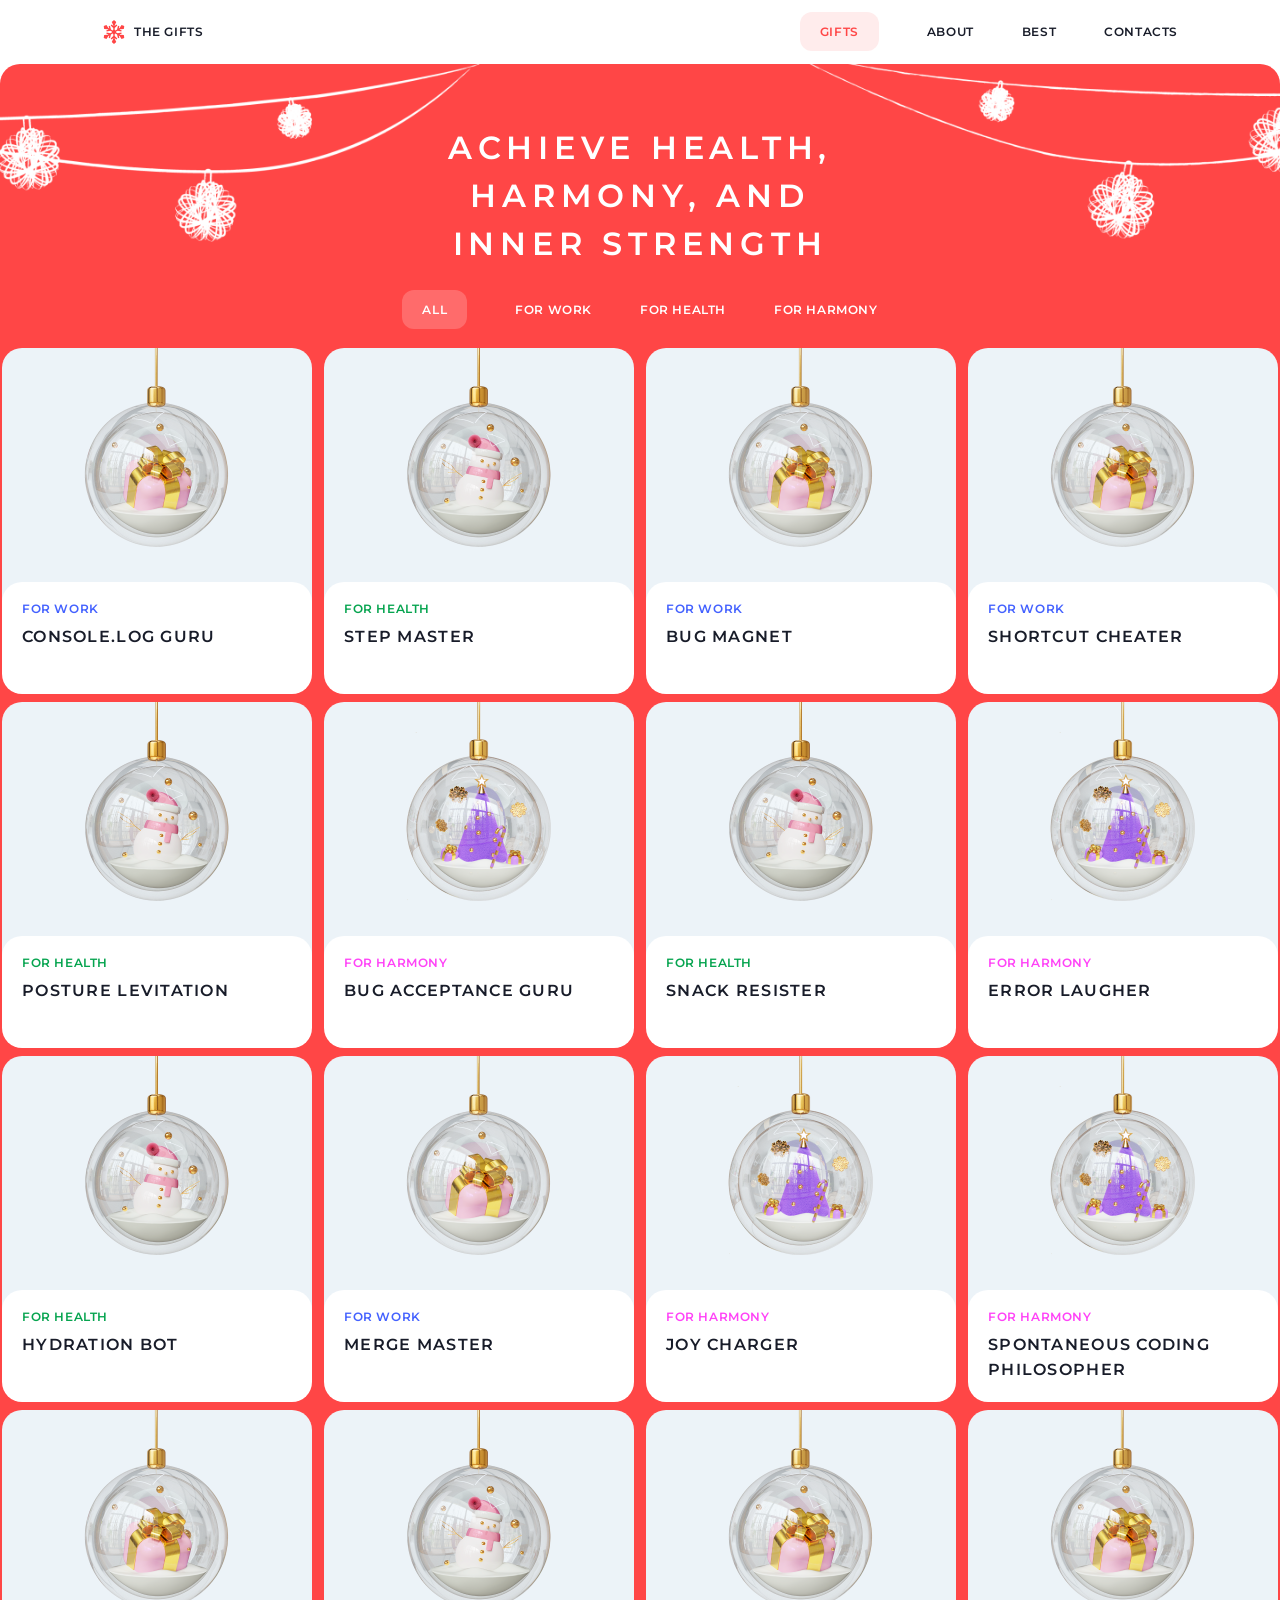
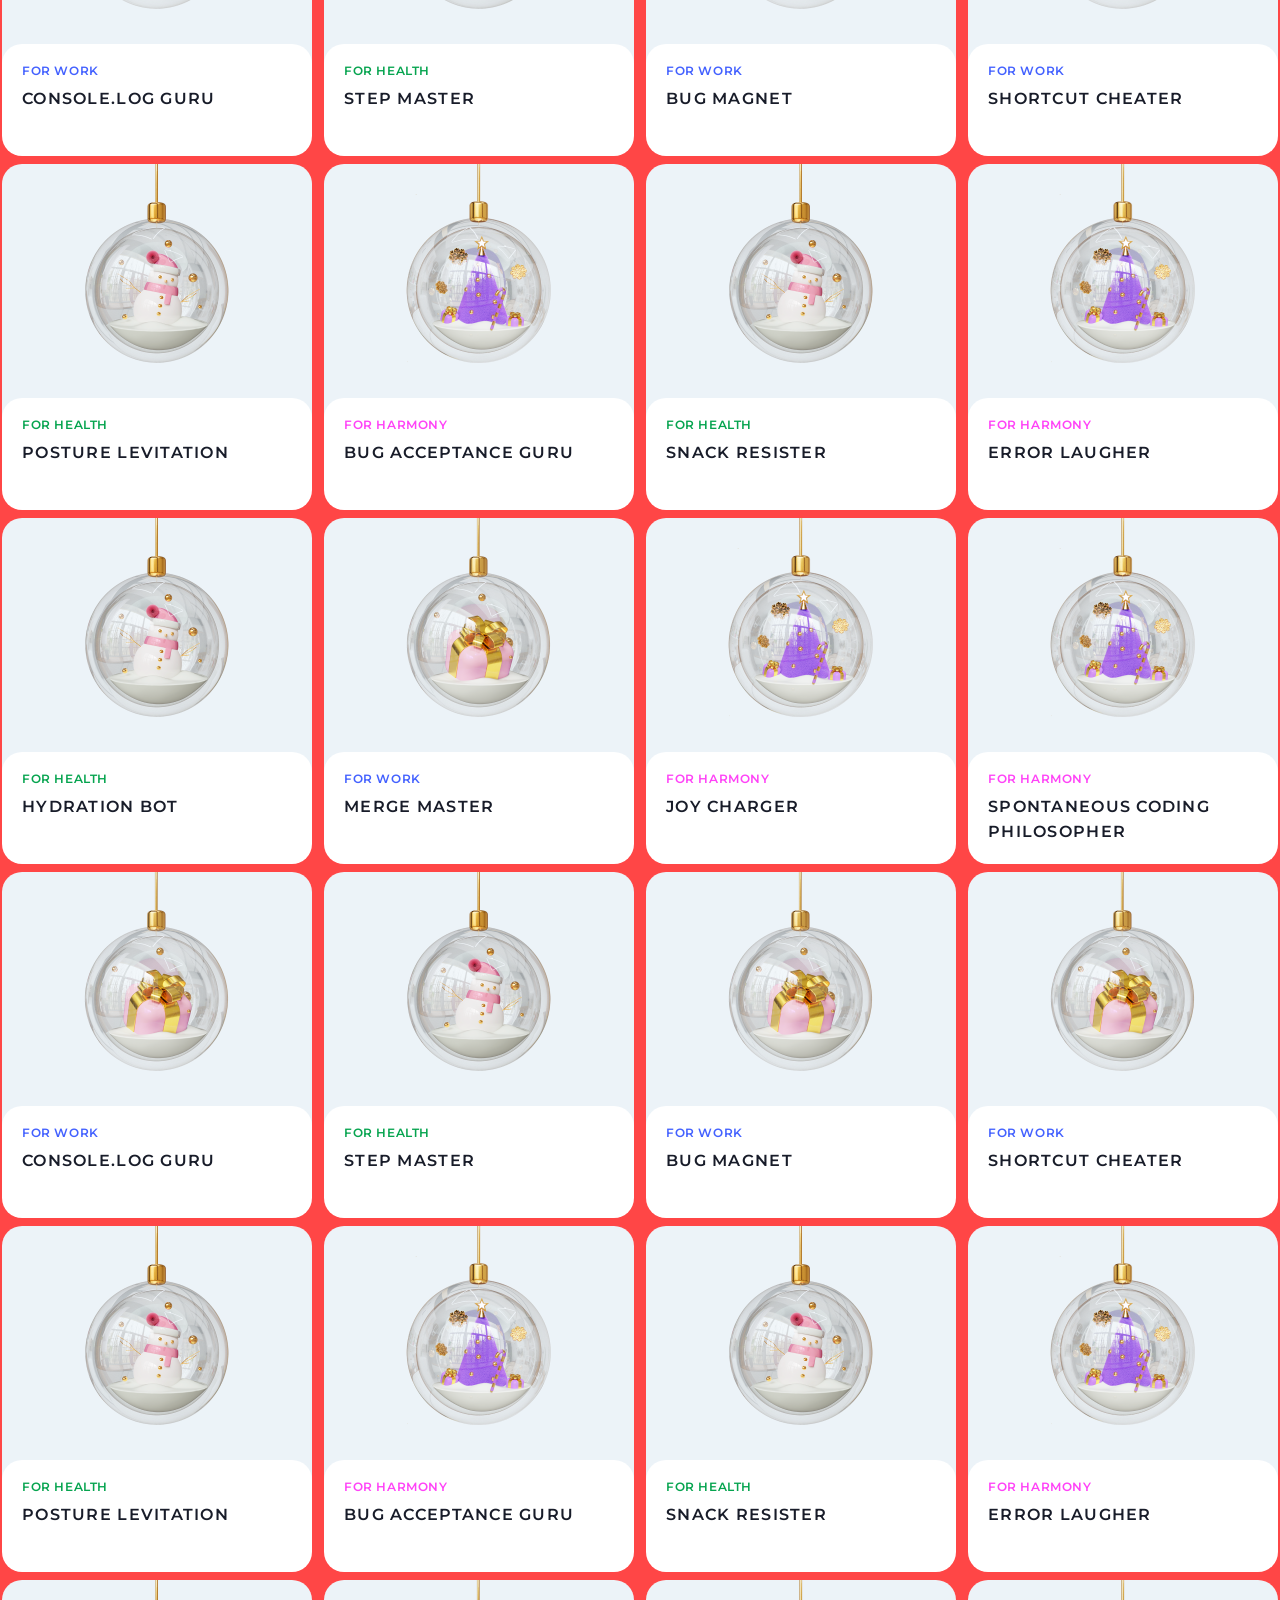
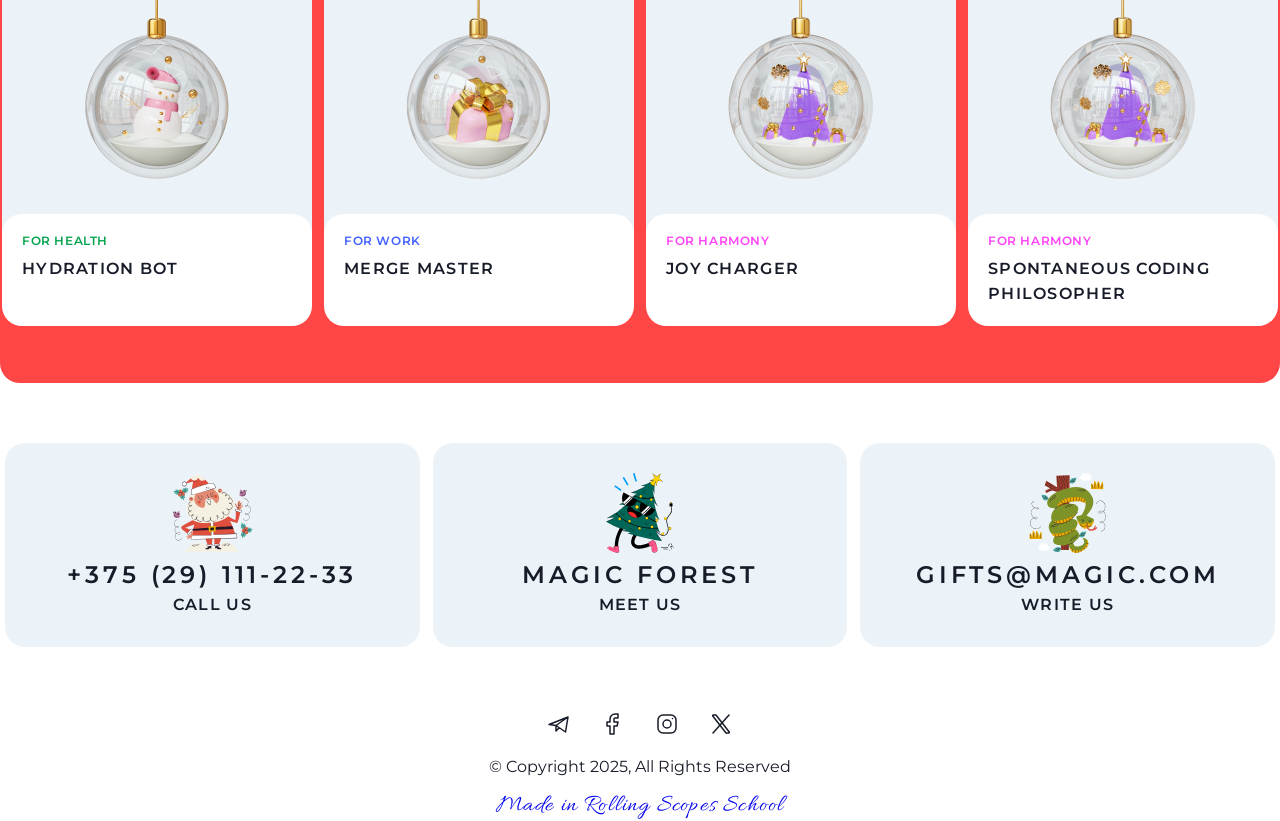
<file: christmas-shop/gifts/index.html>
<!DOCTYPE html>
<html lang="en">

<head>
    <meta charset="UTF-8">
    <meta name="viewport" content="width=device-width, initial-scale=1.0">
    <link rel="preconnect" href="https://fonts.googleapis.com">
    <link rel="preconnect" href="https://fonts.gstatic.com" crossorigin>
    <link href="https://fonts.googleapis.com/css2?family=Montserrat:ital,wght@0,100..900;1,100..900&display=swap"
        rel="stylesheet">
    <link rel="preconnect" href="https://fonts.googleapis.com">
    <link rel="preconnect" href="https://fonts.gstatic.com" crossorigin>
    <link
        href="https://fonts.googleapis.com/css2?family=Allura&family=Montserrat:ital,wght@0,100..900;1,100..900&display=swap"
        rel="stylesheet">
    <link rel="icon" type="image/png" href="../img/christmas_present_icon.ico">
    <link rel="stylesheet" href="style.css">
    <title>Christmas shop gifts</title>
</head>

<body class="body">
    <header class="header">
        <div class="container-header">
            <a class="logo" href="../home/index.html">
                <img src="../img/snowflakeLogo.svg" alt="snowflake logo" class="logo-snowflake">
                <h4 class="logo-title">the gifts</h4>
            </a>

            <nav class="nav-menu">
                <ul class="header-list">

                    <li class="header-item">
                        <a class="gifts-link" href="#">gifts</a>
                    </li>

                    <li class="header-item">
                        <a href="../home/index.html#aboutanchor">about</a>
                    </li>

                    <li class="header-item">
                        <a href="../home/index.html#bestanchor">best</a>
                    </li>

                    <li class="header-item">
                        <a href="../home/index.html#footeranchor">contacts
                        </a>
                    </li>
                </ul>
            </nav>

            <button id="burger-menu" class="burger-menu">
                <span class="burger-line"></span>
            </button>

        </div>
    </header>
    <main class="bg-red">
        <section class="gifts">
            <h1>Achieve health, <br> harmony, and <br> inner strength</h1>
            <div class="tabs">
                <ul class="gifts-list">

                    <li class="gifts-item">
                        <a class="all-link" href="#">All</a>
                    </li>

                    <li class="gifts-item">
                        <a href="#aboutanchor">for work</a>
                    </li>

                    <li class="gifts-item">
                        <a href="#bestanchor">for health</a>
                    </li>

                    <li class="gifts-item">
                        <a href="#contactsanchor">for harmony</a>
                    </li>
                </ul>
            </div>

            <div class="cards-container">
                <div class="card">
                    <img src="../img/gift-for-work.png" alt="gift">
                    <div class="titles-cards">
                        <h4 class="title-card">For work</h4>
                        <h3 class="subtitle-card">Console.log Guru</h3>
                    </div>
                </div>

                <div class="card">
                    <img src="../img/gift-for-health.png" alt="gift">
                    <div class="titles-cards">
                        <h4 class="title-card for-health">For health</h4>
                        <h3 class="subtitle-card">Step Master</h3>
                    </div>
                </div>

                <div class="card">
                    <img src="../img/gift-for-work.png" alt="gift">
                    <div class="titles-cards">
                        <h4 class="title-card">For work</h4>
                        <h3 class="subtitle-card">Bug Magnet</h3>
                    </div>
                </div>

                <div class="card">
                    <img src="../img/gift-for-work.png" alt="gift">
                    <div class="titles-cards">
                        <h4 class="title-card">For work</h4>
                        <h3 class="subtitle-card">Shortcut Cheater</h3>
                    </div>
                </div>

                <div class="card">
                    <img src="../img/gift-for-health.png" alt="gift">
                    <div class="titles-cards">
                        <h4 class="title-card for-health">For health</h4>
                        <h3 class="subtitle-card">Posture Levitation</h3>
                    </div>
                </div>

                <div class="card">
                    <img src="../img/gift-for-harmony.png" alt="gift">
                    <div class="titles-cards">
                        <h4 class="title-card for-harmony">For harmony</h4>
                        <h3 class="subtitle-card">Bug Acceptance Guru</h3>
                    </div>
                </div>

                <div class="card">
                    <img src="../img/gift-for-health.png" alt="gift">
                    <div class="titles-cards">
                        <h4 class="title-card for-health">For health</h4>
                        <h3 class="subtitle-card">Snack Resister</h3>
                    </div>
                </div>

                <div class="card">
                    <img src="../img/gift-for-harmony.png" alt="gift">
                    <div class="titles-cards">
                        <h4 class="title-card for-harmony">For harmony</h4>
                        <h3 class="subtitle-card">Error Laugher</h3>
                    </div>
                </div>

                <div class="card">
                    <img src="../img/gift-for-health.png" alt="gift">
                    <div class="titles-cards">
                        <h4 class="title-card for-health">For health</h4>
                        <h3 class="subtitle-card">Hydration Bot</h3>
                    </div>
                </div>

                <div class="card">
                    <img src="../img/gift-for-work.png" alt="gift">
                    <div class="titles-cards">
                        <h4 class="title-card">For work</h4>
                        <h3 class="subtitle-card">Merge Master</h3>
                    </div>
                </div>

                <div class="card">
                    <img src="../img/gift-for-harmony.png" alt="gift">
                    <div class="titles-cards">
                        <h4 class="title-card for-harmony">For harmony</h4>
                        <h3 class="subtitle-card">Joy Charger</h3>
                    </div>
                </div>

                <div class="card">
                    <img src="../img/gift-for-harmony.png" alt="gift">
                    <div class="titles-cards">
                        <h4 class="title-card for-harmony">For harmony</h4>
                        <h3 class="subtitle-card">Spontaneous Coding <br> Philosopher</h3>
                    </div>
                </div>
                <div class="card">
                    <img src="../img/gift-for-work.png" alt="gift">
                    <div class="titles-cards">
                        <h4 class="title-card">For work</h4>
                        <h3 class="subtitle-card">Console.log Guru</h3>
                    </div>
                </div>

                <div class="card">
                    <img src="../img/gift-for-health.png" alt="gift">
                    <div class="titles-cards">
                        <h4 class="title-card for-health">For health</h4>
                        <h3 class="subtitle-card">Step Master</h3>
                    </div>
                </div>

                <div class="card">
                    <img src="../img/gift-for-work.png" alt="gift">
                    <div class="titles-cards">
                        <h4 class="title-card">For work</h4>
                        <h3 class="subtitle-card">Bug Magnet</h3>
                    </div>
                </div>

                <div class="card">
                    <img src="../img/gift-for-work.png" alt="gift">
                    <div class="titles-cards">
                        <h4 class="title-card">For work</h4>
                        <h3 class="subtitle-card">Shortcut Cheater</h3>
                    </div>
                </div>

                <div class="card">
                    <img src="../img/gift-for-health.png" alt="gift">
                    <div class="titles-cards">
                        <h4 class="title-card for-health">For health</h4>
                        <h3 class="subtitle-card">Posture Levitation</h3>
                    </div>
                </div>

                <div class="card">
                    <img src="../img/gift-for-harmony.png" alt="gift">
                    <div class="titles-cards">
                        <h4 class="title-card for-harmony">For harmony</h4>
                        <h3 class="subtitle-card">Bug Acceptance Guru</h3>
                    </div>
                </div>

                <div class="card">
                    <img src="../img/gift-for-health.png" alt="gift">
                    <div class="titles-cards">
                        <h4 class="title-card for-health">For health</h4>
                        <h3 class="subtitle-card">Snack Resister</h3>
                    </div>
                </div>

                <div class="card">
                    <img src="../img/gift-for-harmony.png" alt="gift">
                    <div class="titles-cards">
                        <h4 class="title-card for-harmony">For harmony</h4>
                        <h3 class="subtitle-card">Error Laugher</h3>
                    </div>
                </div>

                <div class="card">
                    <img src="../img/gift-for-health.png" alt="gift">
                    <div class="titles-cards">
                        <h4 class="title-card for-health">For health</h4>
                        <h3 class="subtitle-card">Hydration Bot</h3>
                    </div>
                </div>

                <div class="card">
                    <img src="../img/gift-for-work.png" alt="gift">
                    <div class="titles-cards">
                        <h4 class="title-card">For work</h4>
                        <h3 class="subtitle-card">Merge Master</h3>
                    </div>
                </div>

                <div class="card">
                    <img src="../img/gift-for-harmony.png" alt="gift">
                    <div class="titles-cards">
                        <h4 class="title-card for-harmony">For harmony</h4>
                        <h3 class="subtitle-card">Joy Charger</h3>
                    </div>
                </div>

                <div class="card">
                    <img src="../img/gift-for-harmony.png" alt="gift">
                    <div class="titles-cards">
                        <h4 class="title-card for-harmony">For harmony</h4>
                        <h3 class="subtitle-card">Spontaneous Coding <br> Philosopher</h3>
                    </div>
                </div>
                <div class="card">
                    <img src="../img/gift-for-work.png" alt="gift">
                    <div class="titles-cards">
                        <h4 class="title-card">For work</h4>
                        <h3 class="subtitle-card">Console.log Guru</h3>
                    </div>
                </div>

                <div class="card">
                    <img src="../img/gift-for-health.png" alt="gift">
                    <div class="titles-cards">
                        <h4 class="title-card for-health">For health</h4>
                        <h3 class="subtitle-card">Step Master</h3>
                    </div>
                </div>

                <div class="card">
                    <img src="../img/gift-for-work.png" alt="gift">
                    <div class="titles-cards">
                        <h4 class="title-card">For work</h4>
                        <h3 class="subtitle-card">Bug Magnet</h3>
                    </div>
                </div>

                <div class="card">
                    <img src="../img/gift-for-work.png" alt="gift">
                    <div class="titles-cards">
                        <h4 class="title-card">For work</h4>
                        <h3 class="subtitle-card">Shortcut Cheater</h3>
                    </div>
                </div>

                <div class="card">
                    <img src="../img/gift-for-health.png" alt="gift">
                    <div class="titles-cards">
                        <h4 class="title-card for-health">For health</h4>
                        <h3 class="subtitle-card">Posture Levitation</h3>
                    </div>
                </div>

                <div class="card">
                    <img src="../img/gift-for-harmony.png" alt="gift">
                    <div class="titles-cards">
                        <h4 class="title-card for-harmony">For harmony</h4>
                        <h3 class="subtitle-card">Bug Acceptance Guru</h3>
                    </div>
                </div>

                <div class="card">
                    <img src="../img/gift-for-health.png" alt="gift">
                    <div class="titles-cards">
                        <h4 class="title-card for-health">For health</h4>
                        <h3 class="subtitle-card">Snack Resister</h3>
                    </div>
                </div>

                <div class="card">
                    <img src="../img/gift-for-harmony.png" alt="gift">
                    <div class="titles-cards">
                        <h4 class="title-card for-harmony">For harmony</h4>
                        <h3 class="subtitle-card">Error Laugher</h3>
                    </div>
                </div>

                <div class="card">
                    <img src="../img/gift-for-health.png" alt="gift">
                    <div class="titles-cards">
                        <h4 class="title-card for-health">For health</h4>
                        <h3 class="subtitle-card">Hydration Bot</h3>
                    </div>
                </div>

                <div class="card">
                    <img src="../img/gift-for-work.png" alt="gift">
                    <div class="titles-cards">
                        <h4 class="title-card">For work</h4>
                        <h3 class="subtitle-card">Merge Master</h3>
                    </div>
                </div>

                <div class="card">
                    <img src="../img/gift-for-harmony.png" alt="gift">
                    <div class="titles-cards">
                        <h4 class="title-card for-harmony">For harmony</h4>
                        <h3 class="subtitle-card">Joy Charger</h3>
                    </div>
                </div>

                <div class="card">
                    <img src="../img/gift-for-harmony.png" alt="gift">
                    <div class="titles-cards">
                        <h4 class="title-card for-harmony">For harmony</h4>
                        <h3 class="subtitle-card">Spontaneous Coding <br> Philosopher</h3>
                    </div>
                </div>
            </div>
            
            <div data-popup="1popup" class="pop-up-with-shadow">
                <div class="pop-up-center">
                    <div class="pop-up-content">
                        <a href="" class="pop-up-close-button">
                            <svg xmlns="http://www.w3.org/2000/svg" width="40" height="40" viewBox="0 0 40 40"
                                fill="none">
                                <path d="M30 10L10 30" stroke="#181C29" stroke-width="2" stroke-linecap="round"
                                    stroke-linejoin="round" />
                                <path d="M10 10L30 30" stroke="#181C29" stroke-width="2" stroke-linecap="round"
                                    stroke-linejoin="round" />
                            </svg>
                        </a>
                        <div class="pop-up-top">
                            <!-- <img src="../img/gift-for-work.png" alt="gift"> -->
                        </div>
                        <div class="pop-up-bottom">
                            <div class="pop-up-titles">
                                <h4 class="pop-up-title for-harmony">For harmony</h4>
                                <h3 class="pop-up-subtitle">Console.log Guru</h3>
                                <p class="">Uses console.log like a crystal ball to find any issue.</p>
                            </div>

                            <div class="pop-up-all-table">
                                <h4 class="pop-up-title-for-table">Adds superpowers to:</h4>
                                <div class="superpower-table">
                                    <p class="superpower-name">Live</p>
                                    <p class="superpower-value">+500</p>
                                    <div class="superpower-icons">
                                        <span class="ico superpower-icon">
                                            <img src="../img/snowflake.svg" alt="snowflake">
                                        </span>
                                        <span class="ico superpower-icon">
                                            <img src="../img/snowflake.svg" alt="snowflake">
                                        </span>
                                        <span class="ico superpower-icon">
                                            <img src="../img/snowflake.svg" alt="snowflake">
                                        </span>
                                        <span class="ico superpower-icon">
                                            <img src="../img/snowflake.svg" alt="snowflake">
                                        </span>
                                        <span class="ico superpower-icon">
                                            <img src="../img/snowflake.svg" alt="snowflake">
                                        </span>
                                    </div>
                                </div>
                                <div class="superpower-table">
                                    <p class="superpower-name">Create</p>
                                    <p class="superpower-value">+500</p>
                                    <div class="superpower-icons">
                                        <span class="ico superpower-icon">
                                            <img src="../img/snowflake.svg" alt="snowflake">
                                        </span>
                                        <span class="ico superpower-icon">
                                            <img src="../img/snowflake.svg" alt="snowflake">
                                        </span>
                                        <span class="ico superpower-icon">
                                            <img src="../img/snowflake.svg" alt="snowflake">
                                        </span>
                                        <span class="ico superpower-icon">
                                            <img src="../img/snowflake.svg" alt="snowflake">
                                        </span>
                                        <span class="ico superpower-icon">
                                            <img src="../img/snowflake.svg" alt="snowflake">
                                        </span>
                                    </div>
                                </div>
                                <div class="superpower-table">
                                    <p class="superpower-name">Love</p>
                                    <p class="superpower-value">+500</p>
                                    <div class="superpower-icons">
                                        <span class="ico superpower-icon">
                                            <img src="../img/snowflake.svg" alt="snowflake">
                                        </span>
                                        <span class="ico superpower-icon">
                                            <img src="../img/snowflake.svg" alt="snowflake">
                                        </span>
                                        <span class="ico superpower-icon">
                                            <img src="../img/snowflake.svg" alt="snowflake">
                                        </span>
                                        <span class="ico superpower-icon">
                                            <img src="../img/snowflake.svg" alt="snowflake">
                                        </span>
                                        <span class="ico superpower-icon">
                                            <img src="../img/snowflake.svg" alt="snowflake">
                                        </span>
                                    </div>
                                </div>
                                <div class="superpower-table">
                                    <p class="superpower-name">Dream</p>
                                    <p class="superpower-value">+500</p>
                                    <div class="superpower-icons">
                                        <span class="ico superpower-icon">
                                            <img src="../img/snowflake.svg" alt="snowflake">
                                        </span>
                                        <span class="ico superpower-icon">
                                            <img src="../img/snowflake.svg" alt="snowflake">
                                        </span>
                                        <span class="ico superpower-icon">
                                            <img src="../img/snowflake.svg" alt="snowflake">
                                        </span>
                                        <span class="ico superpower-icon">
                                            <img src="../img/snowflake.svg" alt="snowflake">
                                        </span>
                                        <span class="ico superpower-icon">
                                            <img src="../img/snowflake.svg" alt="snowflake">
                                        </span>
                                    </div>
                                </div>
                            </div>

                        </div>
                    </div>
                </div>
            </div>

            <button class="arrow-up-btn">
                <svg xmlns="http://www.w3.org/2000/svg" width="24" height="24" viewBox="0 0 24 24" fill="none">
                    <path d="M12 5V19" stroke="#FF4646" stroke-linecap="round" stroke-linejoin="round"/>
                    <path d="M18 11L12 5" stroke="#FF4646" stroke-linecap="round" stroke-linejoin="round"/>
                    <path d="M6 11L12 5" stroke="#FF4646" stroke-linecap="round" stroke-linejoin="round"/>
                  </svg>
            </button>

        </section>
    </main>

    <footer class="footer" id="footeranchor">
        <div class="container-footer">
            <div class="top-footer">
                <a href="tel:+375291112233">
                    <div class="card-footer">
                        <img src="../img/santa-claus.svg" alt="">
                        <p>+375 (29) 111-22-33</p>
                        <h3>Call Us</h3>
                    </div>
                </a>
                <a
                    href="https://www.google.com/maps/place/%D0%94%D0%B5%D1%80%D0%B5%D0%B2%D0%BD%D1%8F+%D0%A1%D0%B0%D0%BD%D1%82%D0%B0-%D0%9A%D0%BB%D0%B0%D1%83%D1%81%D0%B0/@66.5436144,25.8446224,392m/data=!3m2!1e3!4b1!4m6!3m5!1s0x442b4e7e543e9979:0xd7f9b9e4341d7ed3!8m2!3d66.5436144!4d25.8471973!16s%2Fm%2F026b3cp?entry=ttu&g_ep=EgoyMDI0MTExMy4xIKXMDSoASAFQAw%3D%3D">
                    <div class="card-footer">
                        <img src="../img/christmas-tree.svg" alt="">
                        <p>Magic forest</p>
                        <h3>meet us</h3>
                    </div>
                </a>
                <a href="mailto:">
                    <div class="card-footer">
                        <img src="../img/snake.svg" alt="">
                        <p>gifts@magic.com</p>
                        <h3>write us</h3>
                    </div>
                </a>
            </div>
            <div class="bottom-footer">
                <div class="socials">
                    <a class="contact" href="#">
                        <svg class="icon-telegram" xmlns="http://www.w3.org/2000/svg" width="24" height="24"
                            viewBox="0 0 24 24" fill="none">
                            <path d="M21 5L2 12.5L9 13.5M21 5L18.5 20L9 13.5M21 5L9 13.5M9 13.5V19L12.2488 15.7229"
                                stroke="#181C29" stroke-width="1.5" stroke-linecap="round" stroke-linejoin="round" />
                        </svg>
                    </a>
                    <a class="contact" href="#">
                        <svg class="icon-facebook" xmlns="http://www.w3.org/2000/svg" width="24" height="24"
                            viewBox="0 0 24 24" fill="none">
                            <path
                                d="M17 2H14C12.6739 2 11.4021 2.52678 10.4645 3.46447C9.52678 4.40215 9 5.67392 9 7V10H6V14H9V22H13V14H16L17 10H13V7C13 6.73478 13.1054 6.48043 13.2929 6.29289C13.4804 6.10536 13.7348 6 14 6H17V2Z"
                                stroke="#181C29" stroke-width="1.5" stroke-linecap="round" stroke-linejoin="round" />
                        </svg>
                    </a>
                    <a class="contact" href="#">
                        <svg class="icon-instagram" xmlns="http://www.w3.org/2000/svg" width="24" height="24"
                            viewBox="0 0 24 24" fill="none">
                            <path
                                d="M12 16C14.2091 16 16 14.2091 16 12C16 9.79086 14.2091 8 12 8C9.79086 8 8 9.79086 8 12C8 14.2091 9.79086 16 12 16Z"
                                stroke="#181C29" stroke-width="1.5" stroke-linecap="round" stroke-linejoin="round" />
                            <path
                                d="M3 16V8C3 5.23858 5.23858 3 8 3H16C18.7614 3 21 5.23858 21 8V16C21 18.7614 18.7614 21 16 21H8C5.23858 21 3 18.7614 3 16Z"
                                stroke="#181C29" stroke-width="1.5" />
                            <path d="M17.5 6.51L17.51 6.49889" stroke="#181C29" stroke-width="1.5"
                                stroke-linecap="round" stroke-linejoin="round" />
                        </svg>
                    </a>
                    <a class="contact" href="#">
                        <svg class="icon-x" xmlns="http://www.w3.org/2000/svg" width="24" height="24"
                            viewBox="0 0 24 24" fill="none">
                            <path
                                d="M16.8198 20.7684L3.75317 3.96836C3.44664 3.57425 3.72749 3 4.22678 3H6.70655C6.8917 3 7.06649 3.08548 7.18016 3.23164L20.2468 20.0316C20.5534 20.4258 20.2725 21 19.7732 21H17.2935C17.1083 21 16.9335 20.9145 16.8198 20.7684Z"
                                stroke="#181C29" stroke-width="1.5" />
                            <path d="M20 3L4 21" stroke="#181C29" stroke-width="1.5" stroke-linecap="round" />
                        </svg>
                    </a>
                </div>
                <p>© Copyright 2025, All Rights Reserved</p>
                <p class="caption-allura"><a target="_blank" href="https://rs.school/">Made in Rolling Scopes School</a>
                </p>
            </div>
        </div>
    </footer>
    <script src="./index.js"></script>
</body>

</html>
</file>
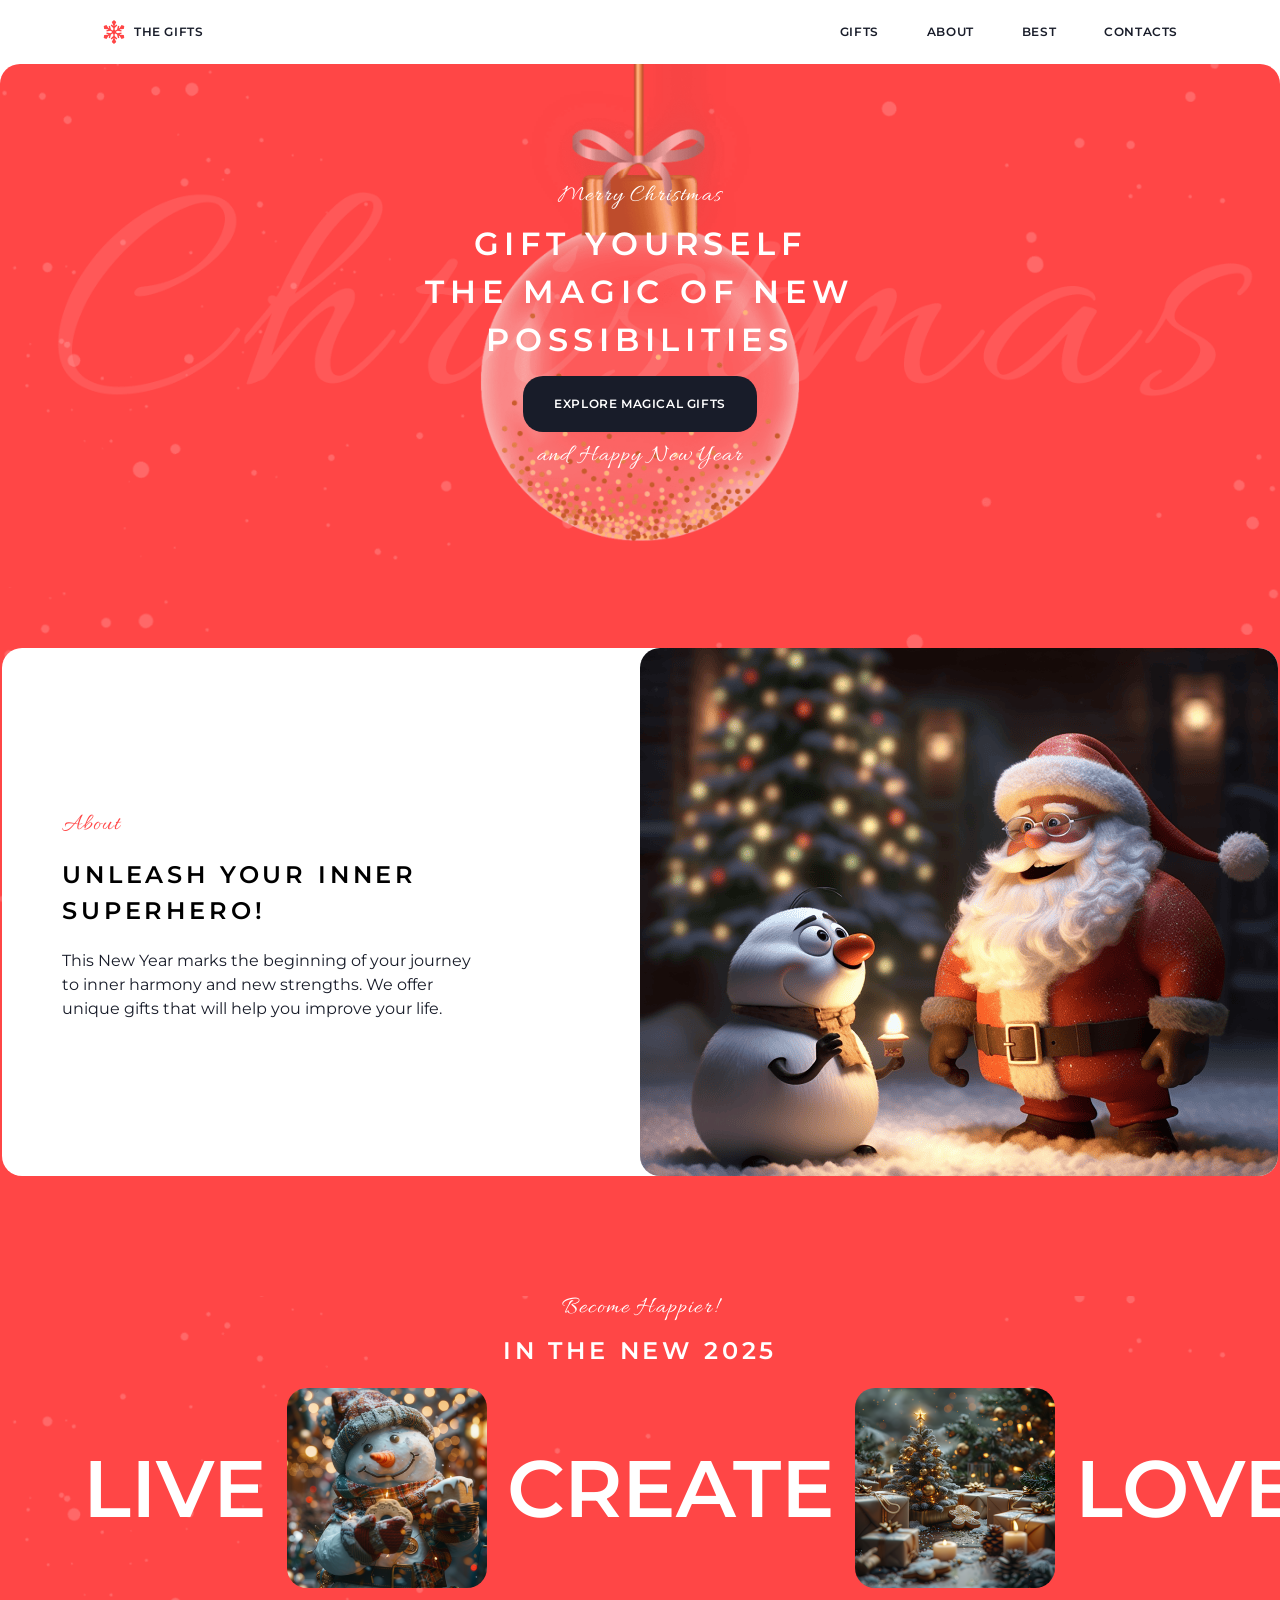
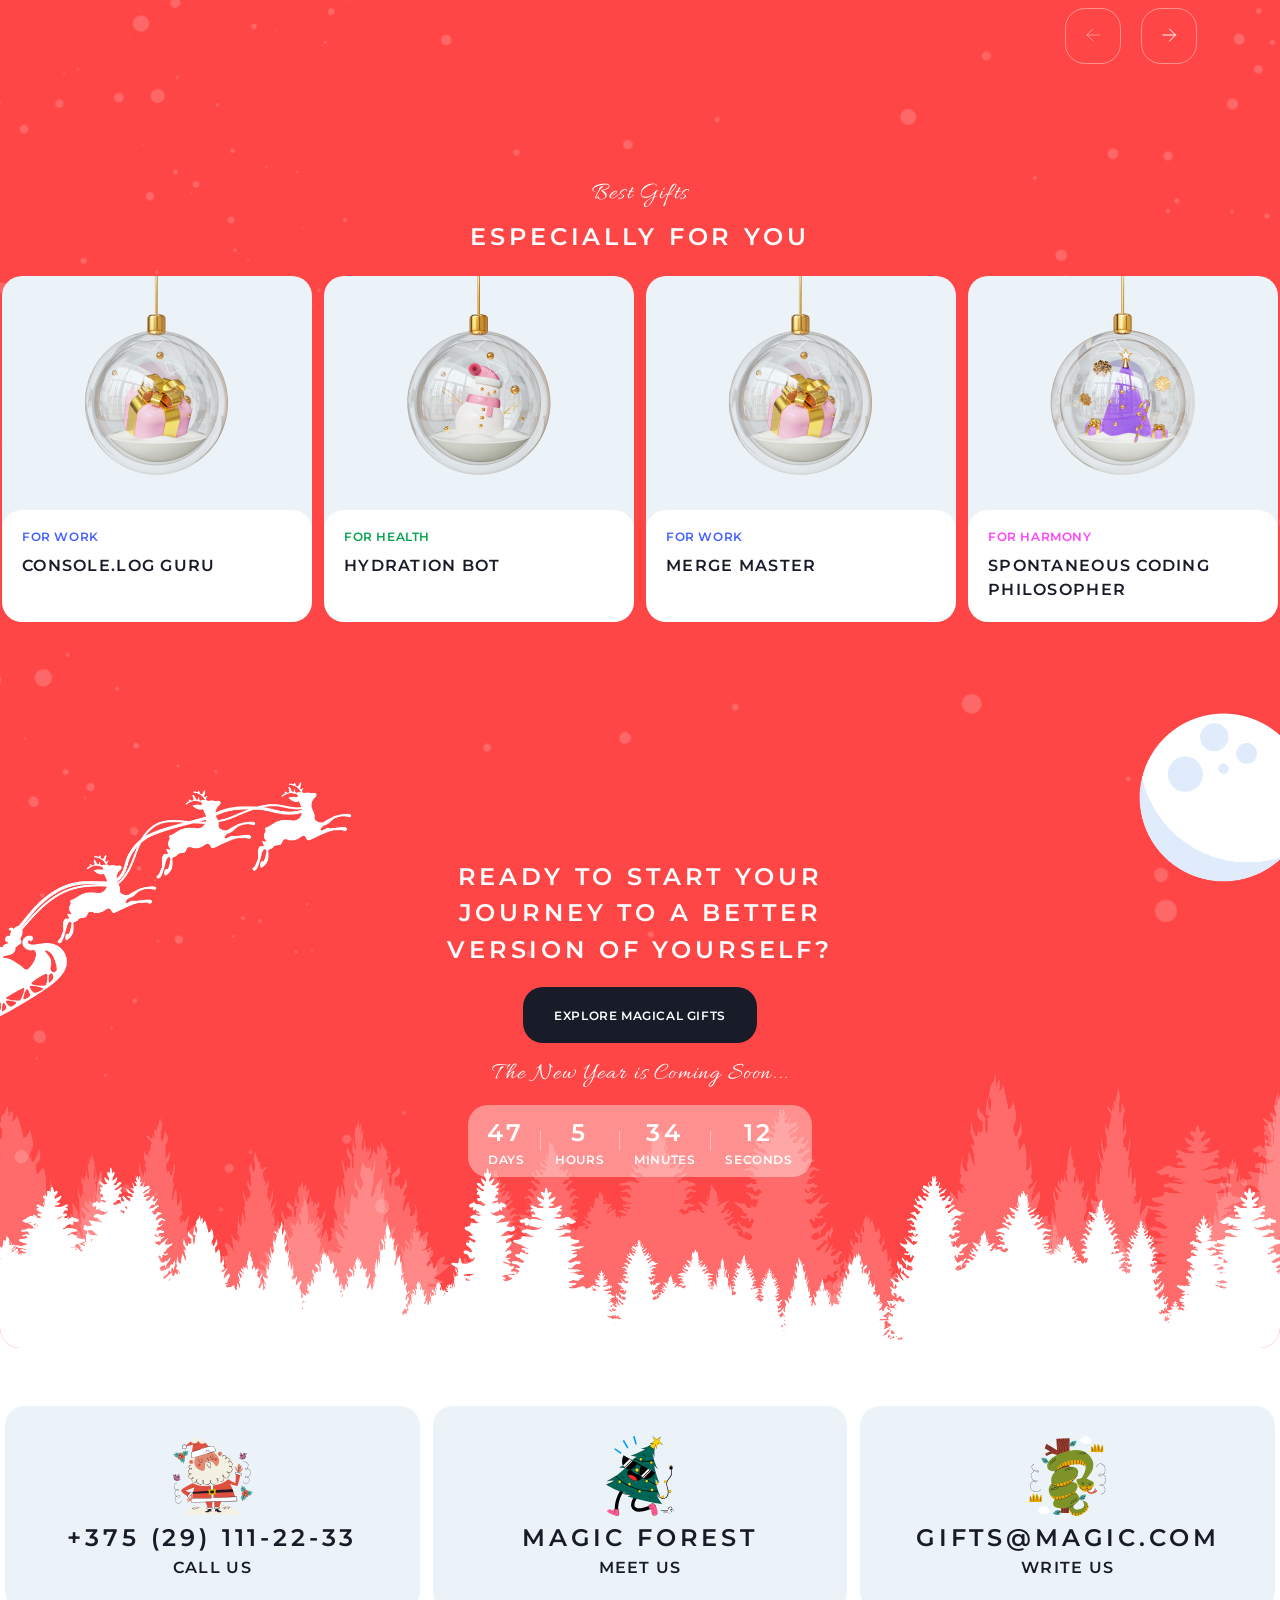
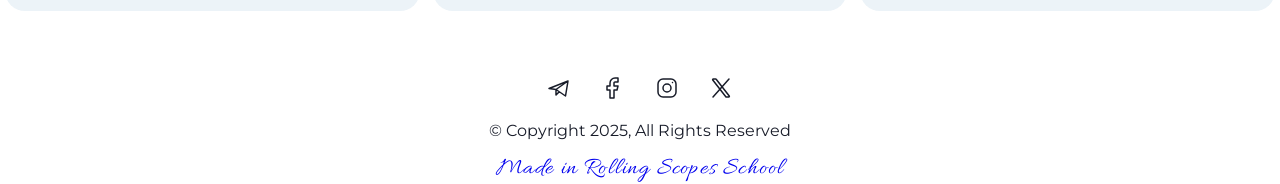
<file: christmas-shop/home/index.html>
<!DOCTYPE html>
<html lang="en">

<head>
    <meta charset="UTF-8">
    <meta name="viewport" content="width=device-width, initial-scale=1.0">
    <link rel="preconnect" href="https://fonts.googleapis.com">
    <link rel="preconnect" href="https://fonts.gstatic.com" crossorigin>
    <link href="https://fonts.googleapis.com/css2?family=Montserrat:ital,wght@0,100..900;1,100..900&display=swap"
        rel="stylesheet">
    <link rel="preconnect" href="https://fonts.googleapis.com">
    <link rel="preconnect" href="https://fonts.gstatic.com" crossorigin>
    <link
        href="https://fonts.googleapis.com/css2?family=Allura&family=Montserrat:ital,wght@0,100..900;1,100..900&display=swap"
        rel="stylesheet">
    <link rel="icon" type="image/png" href="../img/christmas_present_icon.ico">
    <link rel="stylesheet" href="style.css">
    <title>Christmas shop</title>
</head>

<body class="body">
    <header class="header">
        <div class="container-header">
            <a class="logo" href="../home/index.html">
                <img src="../img/snowflakeLogo.svg" alt="snowflake logo" class="logo-snowflake">
                <h4 class="logo-title">the gifts</h4>
            </a>

            <nav class="nav-menu">
                <ul class="header-list">

                    <li class="header-item">
                        <a class="" href="../gifts/index.html">gifts</a>
                    </li>

                    <li class="header-item">
                        <a href="#aboutanchor">about</a>
                    </li>

                    <li class="header-item">
                        <a href="#bestanchor">best</a>
                    </li>

                    <li class="header-item">
                        <a href="#footeranchor">contacts
                        </a>
                    </li>
                </ul>
            </nav>

            <button id="burger-menu" class="burger-menu">
                <span></span>
            </button>

        </div>
    </header>

    <main class="bg-red">
        <section class="hero">
            <div class="container-hero">
                <p class="caption-allura">Merry Christmas</p>
                <h1 class="">Gift yourself <br> the magic of new <br> possibilities</h1>
                <form action="../gifts/index.html">
                    <button class="button-gifts">Explore Magical Gifts</button>
                </form>
                <p class="caption-allura">and Happy New Year</p>
            </div>
        </section>

        <section class="about" id="aboutanchor">
            <div class="container-about">
                <div class="left-about">
                    <p class="about-allura">About</p>
                    <h2 class="">Unleash your inner <br> superhero!</h2>
                    <p class="">This New Year marks the beginning of your journey <br> to inner harmony and new
                        strengths. We offer <br> unique gifts that will help you improve your life.</p>
                </div>
                <div class="right-about">
                    <img src="../img/santa.png" alt="santa" class="santa">
                </div>
            </div>
        </section>

        <section class="slider">
            <div class="container-slider">
                <div class="titles-slider">
                    <p class="caption-allura caption-allura-slider">Become Happier!</p>
                    <h2 class="">in the new 2025</h2>
                </div>
                <div class="slider-tape">
                    <p class="text-slider">Live</p>
                    <img src="../img/snowman.png" alt="snowman">
                    <p class="text-slider">create</p>
                    <img src="../img/christmas-trees.png" alt="christmas trees">
                    <p class="text-slider">Love</p>
                    <img src="../img/christmas-tree-ball.png" alt="christmas tree ball">
                    <p class="text-slider">dream</p>
                    <img src="../img/fairytale-house.png" alt="fairytale house">
                </div>
                <div class="btn-arrow-both">
                    <button class="btn-arrow">
                        <svg xmlns="http://www.w3.org/2000/svg" width="24" height="24" viewBox="0 0 24 24" fill="none">
                            <path d="M18.5 12H6M6 12L12 6M6 12L12 18" stroke="white" stroke-opacity="0.4"
                                stroke-linecap="round" stroke-linejoin="round" />
                        </svg>
                    </button>
                    <button class="btn-arrow">
                        <svg xmlns="http://www.w3.org/2000/svg" width="24" height="24" viewBox="0 0 24 24" fill="none">
                            <path d="M6 12H18.5M18.5 12L12.5 6M18.5 12L12.5 18" stroke="white" stroke-linecap="round" stroke-linejoin="round"/>
                        </svg>
                    </button>
                </div>
            </div>
        </section>

        <section class="best-gifts" id="bestanchor">
            <div class="container-gifts">
                <div class="titles-best-gifts">
                    <p class="caption-allura caption-allura-best-gifts">Best Gifts</p>
                    <h2>especially for you</h2>
                </div>
                <div class="cards-container">
                    <div class="card">
                        <img src="../img/gift-for-work.png" alt="gift">
                        <div class="titles-cards">
                            <h4 class="title-card">For work</h4>
                            <h3 class="subtitle-card">Console.log Guru</h3>
                        </div>
                    </div>

                    <div class="card">
                        <img src="../img/gift-for-health.png" alt="gift">
                        <div class="titles-cards">
                            <h4 class="title-card for-health">For health</h4>
                            <h3 class="subtitle-card">Hydration Bot</h3>
                        </div>
                    </div>

                    <div class="card">
                        <img src="../img/gift-for-work.png" alt="gift">
                        <div class="titles-cards">
                            <h4 class="title-card">For work</h4>
                            <h3 class="subtitle-card">Merge Master</h3>
                        </div>
                    </div>

                    <div class="card">
                        <img src="../img/gift-for-harmony.png" alt="gift">
                        <div class="titles-cards">
                            <h4 class="title-card for-harmony">For harmony</h4>
                            <h3 class="subtitle-card">Spontaneous Coding <br> Philosopher</h3>
                        </div>
                    </div>

                    <div data-popup="1popup" class="pop-up-with-shadow">
                        <div class="pop-up-center">
                            <div class="pop-up-content">
                                <a href="" class="pop-up-close-button">
                                    <svg xmlns="http://www.w3.org/2000/svg" width="40" height="40" viewBox="0 0 40 40"
                                        fill="none">
                                        <path d="M30 10L10 30" stroke="#181C29" stroke-width="2" stroke-linecap="round"
                                            stroke-linejoin="round" />
                                        <path d="M10 10L30 30" stroke="#181C29" stroke-width="2" stroke-linecap="round"
                                            stroke-linejoin="round" />
                                    </svg>
                                </a>
                                <div class="pop-up-top">
                                    <!-- <img src="../img/gift-for-work.png" alt="gift"> -->
                                </div>
                                <div class="pop-up-bottom">
                                    <div class="pop-up-titles">
                                        <h4 class="pop-up-title for-harmony">For harmony</h4>
                                        <h3 class="pop-up-subtitle">Console.log Guru</h3>
                                        <p class="">Uses console.log like a crystal ball to find any issue.</p>
                                    </div>
        
                                    <div class="pop-up-all-table">
                                        <h4 class="pop-up-title-for-table">Adds superpowers to:</h4>
                                        <div class="superpower-table">
                                            <p class="superpower-name">Live</p>
                                            <p class="superpower-value">+500</p>
                                            <div class="superpower-icons">
                                                <span class="ico superpower-icon">
                                                    <img src="../img/snowflake.svg" alt="snowflake">
                                                </span>
                                                <span class="ico superpower-icon">
                                                    <img src="../img/snowflake.svg" alt="snowflake">
                                                </span>
                                                <span class="ico superpower-icon">
                                                    <img src="../img/snowflake.svg" alt="snowflake">
                                                </span>
                                                <span class="ico superpower-icon">
                                                    <img src="../img/snowflake.svg" alt="snowflake">
                                                </span>
                                                <span class="ico superpower-icon">
                                                    <img src="../img/snowflake.svg" alt="snowflake">
                                                </span>
                                            </div>
                                        </div>
                                        <div class="superpower-table">
                                            <p class="superpower-name">Create</p>
                                            <p class="superpower-value">+500</p>
                                            <div class="superpower-icons">
                                                <span class="ico superpower-icon">
                                                    <img src="../img/snowflake.svg" alt="snowflake">
                                                </span>
                                                <span class="ico superpower-icon">
                                                    <img src="../img/snowflake.svg" alt="snowflake">
                                                </span>
                                                <span class="ico superpower-icon">
                                                    <img src="../img/snowflake.svg" alt="snowflake">
                                                </span>
                                                <span class="ico superpower-icon">
                                                    <img src="../img/snowflake.svg" alt="snowflake">
                                                </span>
                                                <span class="ico superpower-icon">
                                                    <img src="../img/snowflake.svg" alt="snowflake">
                                                </span>
                                            </div>
                                        </div>
                                        <div class="superpower-table">
                                            <p class="superpower-name">Love</p>
                                            <p class="superpower-value">+500</p>
                                            <div class="superpower-icons">
                                                <span class="ico superpower-icon">
                                                    <img src="../img/snowflake.svg" alt="snowflake">
                                                </span>
                                                <span class="ico superpower-icon">
                                                    <img src="../img/snowflake.svg" alt="snowflake">
                                                </span>
                                                <span class="ico superpower-icon">
                                                    <img src="../img/snowflake.svg" alt="snowflake">
                                                </span>
                                                <span class="ico superpower-icon">
                                                    <img src="../img/snowflake.svg" alt="snowflake">
                                                </span>
                                                <span class="ico superpower-icon">
                                                    <img src="../img/snowflake.svg" alt="snowflake">
                                                </span>
                                            </div>
                                        </div>
                                        <div class="superpower-table">
                                            <p class="superpower-name">Dream</p>
                                            <p class="superpower-value">+500</p>
                                            <div class="superpower-icons">
                                                <span class="ico superpower-icon">
                                                    <img src="../img/snowflake.svg" alt="snowflake">
                                                </span>
                                                <span class="ico superpower-icon">
                                                    <img src="../img/snowflake.svg" alt="snowflake">
                                                </span>
                                                <span class="ico superpower-icon">
                                                    <img src="../img/snowflake.svg" alt="snowflake">
                                                </span>
                                                <span class="ico superpower-icon">
                                                    <img src="../img/snowflake.svg" alt="snowflake">
                                                </span>
                                                <span class="ico superpower-icon">
                                                    <img src="../img/snowflake.svg" alt="snowflake">
                                                </span>
                                            </div>
                                        </div>
                                    </div>
        
                                </div>
                            </div>
                        </div>
                    </div>
                </div>
            </div>
        </section>

        <section class="cta">
            <div class="container-cta">
                <h2>Ready to start your <br> journey to a better <br> version of yourself?</h2>
                <form action="../gifts/index.html">
                    <button class="button-gifts">Explore Magical Gifts</button>
                </form>
                <p class="caption-allura">The New Year is Coming Soon...</p>
                <div class="timer">
                    <div>
                        <h2>47</h2>
                        <h4>days</h4>
                    </div>
                    <div class="line">
                        <span></span>
                    </div>
                    <div>
                        <h2>5</h2>
                        <h4>hours</h4>
                    </div>
                    <div class="line">
                        <span></span>
                    </div>
                    <div>
                        <h2>34</h2>
                        <h4>minutes</h4>
                    </div>
                    <div class="line">
                        <span></span>
                    </div>
                    <div>
                        <h2>12</h2>
                        <h4>seconds</h4>
                    </div>
                </div>
            </div>
        </section>
    </main>

        <footer class="footer" id="footeranchor">
            <div class="container-footer">
                <div class="top-footer">
                    <a href="tel:+375291112233">
                        <div class="card-footer">
                            <img src="../img/santa-claus.svg" alt="">
                            <p>+375 (29) 111-22-33</p>
                            <h3>Call Us</h3>
                        </div>
                    </a>
                    <a
                        href="https://www.google.com/maps/place/%D0%94%D0%B5%D1%80%D0%B5%D0%B2%D0%BD%D1%8F+%D0%A1%D0%B0%D0%BD%D1%82%D0%B0-%D0%9A%D0%BB%D0%B0%D1%83%D1%81%D0%B0/@66.5436144,25.8446224,392m/data=!3m2!1e3!4b1!4m6!3m5!1s0x442b4e7e543e9979:0xd7f9b9e4341d7ed3!8m2!3d66.5436144!4d25.8471973!16s%2Fm%2F026b3cp?entry=ttu&g_ep=EgoyMDI0MTExMy4xIKXMDSoASAFQAw%3D%3D">
                        <div class="card-footer">
                            <img src="../img/christmas-tree.svg" alt="">
                            <p>Magic forest</p>
                            <h3>meet us</h3>
                        </div>
                    </a>
                    <a href="mailto:">
                        <div class="card-footer">
                            <img src="../img/snake.svg" alt="">
                            <p>gifts@magic.com</p>
                            <h3>write us</h3>
                        </div>
                    </a>
                </div>
                <div class="bottom-footer">
                    <div class="socials">
                        <a class="contact" href="#">
                            <svg class="icon-telegram" xmlns="http://www.w3.org/2000/svg" width="24" height="24" viewBox="0 0 24 24" fill="none">
                                <path d="M21 5L2 12.5L9 13.5M21 5L18.5 20L9 13.5M21 5L9 13.5M9 13.5V19L12.2488 15.7229" stroke="#181C29" stroke-width="1.5" stroke-linecap="round" stroke-linejoin="round"/>
                            </svg>
                        </a>
                        <a class="contact" href="#">
                            <svg class="icon-facebook" xmlns="http://www.w3.org/2000/svg" width="24" height="24" viewBox="0 0 24 24" fill="none">
                                <path d="M17 2H14C12.6739 2 11.4021 2.52678 10.4645 3.46447C9.52678 4.40215 9 5.67392 9 7V10H6V14H9V22H13V14H16L17 10H13V7C13 6.73478 13.1054 6.48043 13.2929 6.29289C13.4804 6.10536 13.7348 6 14 6H17V2Z" stroke="#181C29" stroke-width="1.5" stroke-linecap="round" stroke-linejoin="round"/>
                            </svg>
                        </a>
                        <a class="contact" href="#">
                            <svg class="icon-instagram" xmlns="http://www.w3.org/2000/svg" width="24" height="24" viewBox="0 0 24 24" fill="none">
                                <path d="M12 16C14.2091 16 16 14.2091 16 12C16 9.79086 14.2091 8 12 8C9.79086 8 8 9.79086 8 12C8 14.2091 9.79086 16 12 16Z" stroke="#181C29" stroke-width="1.5" stroke-linecap="round" stroke-linejoin="round"/>
                                <path d="M3 16V8C3 5.23858 5.23858 3 8 3H16C18.7614 3 21 5.23858 21 8V16C21 18.7614 18.7614 21 16 21H8C5.23858 21 3 18.7614 3 16Z" stroke="#181C29" stroke-width="1.5"/>
                                <path d="M17.5 6.51L17.51 6.49889" stroke="#181C29" stroke-width="1.5" stroke-linecap="round" stroke-linejoin="round"/>
                            </svg>
                        </a>
                        <a class="contact" href="#">
                            <svg class="icon-x" xmlns="http://www.w3.org/2000/svg" width="24" height="24" viewBox="0 0 24 24" fill="none">
                                <path d="M16.8198 20.7684L3.75317 3.96836C3.44664 3.57425 3.72749 3 4.22678 3H6.70655C6.8917 3 7.06649 3.08548 7.18016 3.23164L20.2468 20.0316C20.5534 20.4258 20.2725 21 19.7732 21H17.2935C17.1083 21 16.9335 20.9145 16.8198 20.7684Z" stroke="#181C29" stroke-width="1.5"/>
                                <path d="M20 3L4 21" stroke="#181C29" stroke-width="1.5" stroke-linecap="round"/>
                            </svg>
                        </a>
                    </div>
                    <p>© Copyright 2025, All Rights Reserved</p>
                    <p class="caption-allura"><a target="_blank"  href="https://rs.school/">Made in Rolling Scopes School</a></p>
                </div>
            </div>
        </footer>
        <script src="./index.js"></script>
</body>

</html>
</file>
<file: style.css>
@media (min-width: 1140px) {
  .burger-menu {
    display: none;
  }


  .top-footer {
    margin: 0 auto;
    max-width: 1270px;
    display: grid;
    justify-content: center;
    grid-template-columns: repeat(3, 1fr);
    gap: 13px;
  }

  .header-list {
    display: flex;
    flex-wrap: wrap;
    gap: 48px;
    list-style-type: none;
  }
}
@media (max-width: 1140px) {
  .burger-menu {
    display: none;
  }

  .container-about {
    margin: 0 auto;
    border-radius: 20px;
    background: #FFF;
    max-width: 1276px;
    max-height: 528px;
    display: flex;
    align-items: center;
    justify-content: space-between;
    flex-wrap: wrap;
  }

  .top-footer {
    margin: 0 auto;
    max-width: 1270px;
    display: grid;
    justify-content: center;
    grid-template-columns: repeat(3, 1fr);
    gap: 13px;
  }

  .header-list {
    display: flex;
    flex-wrap: wrap;
    gap: 48px;
    list-style-type: none;
  }
}

/* 768px */
@media (max-width: 768px) {

  .nav-menu._active {
      display: flex;
      flex-direction: column;
      position: fixed;
      text-align: center;
      justify-content: center;
      top: 0;
      right: 0%;
      left: 0;
      width: 100%;
      height: 100%;
      background: var(--Static-White, #FFF);
      /* margin: 0 auto; */
      transition: right 1s ease-in-out;
      /* overflow-y: scroll; */
      z-index: 1;
      opacity: 1;
  }

  .nav-menu._active>.header-list {
    color: var(--Dark, #181C29);
/* Action Large */
font-family: Montserrat;
font-size: 24px;
font-style: normal;
font-weight: 600;
line-height: 152%; /* 36.48px */
letter-spacing: 3.84px;
text-transform: uppercase;
  }
  .gifts-link {
    font-size: 24px !important;
    font-weight: 600 !important;
    letter-spacing: 3.84px !important;
  }

  .header-list {
    gap: 30px;
    display: flex;
    flex-direction: column;
  }
}

@media (max-width: 768px) {
  .nav-menu {
    display: none;
  }

  .burger-menu {
    z-index: 2;
    display: block;
    position: relative;
    width: 30px;
    height: 22px;
    cursor: pointer;
    transition: transform 0.5s ease-in-out;
    border: 0;
    background: none;
  }

  .burger-menu span,
  .burger-menu::before {
    left: 0;
    position: absolute;
    height: 3%;
    width: 100%;
    transition: all 0.3s ease 0s;
    background-color: var(--Dark, #181C29);
  }

  .burger-menu::before {
    content: "";
    top: 50%;
  }

  .burger-menu span {
    top: 0;
  }

  .burger-menu._active span {
    transform: rotate(45deg);
    top: 50%;
  }

  .burger-menu._active::before {
    transform: rotate(-45deg);
    top: 50%;
  }


  /* footer */
  .top-footer {
    margin: 0 auto;
    max-width: 768px;
    display: grid;
    justify-content: center;
    grid-template-columns: repeat(1, 1fr);
    gap: 13px;
  }

}

/* 380px */
@media (max-width: 380px) {}









html {
  scroll-behavior: smooth;
}

* {
  box-sizing: border-box;
  margin: 0;
  padding: 0;
}

.body {
  max-width: 1440px;
  margin: 0px auto;
  font-family: "Montserrat Semi", serif;
}

.bg-red {
  overflow-x: hidden;
  max-width: 1440px;
  background-color: #FF4646;
  border-radius: 20px;

}

img {
  max-width: 100%;
  border-radius: 20px;
}

a {
  text-decoration: none;
}



/* fonts */
.caption-allura {
  text-align: center;
  color: var(--Static-White, #FFF);
  font-family: Allura;
  font-size: 24px;
  font-style: normal;
  font-weight: 400;
  line-height: 100%;
  /* 24px */
  letter-spacing: 1.2px;
}

h1 {
  text-align: center;
  color: var(--Static-White, #FFF);
  /* Header 1 */
  font-family: Montserrat;
  font-size: 32px;
  font-style: normal;
  font-weight: 600;
  line-height: 150%;
  /* 48px */
  letter-spacing: 5.76px;
  text-transform: uppercase;
}

h2,
h3 {
  /* Header 2 */
  font-family: Montserrat;
  font-size: 24px;
  font-style: normal;
  font-weight: 600;
  line-height: 152%;
  /* 36.48px */
  letter-spacing: 3.84px;
  text-transform: uppercase;
}

h4 {
  /* color: var(--Static-White, #FFF); */
  /* Header 4 */
  font-family: Montserrat;
  font-size: 12px;
  font-style: normal;
  font-weight: 600;
  line-height: 130%;
  /* 15.6px */
  letter-spacing: 0.6px;
  text-transform: uppercase;
}

.button-gifts {
  color: var(--Static-White, #FFF);
  text-align: center;
  font-family: Montserrat;
  font-size: 12px;
  font-style: normal;
  font-weight: 600;
  line-height: 130%;
  /* 15.6px */
  letter-spacing: 0.6px;
  text-transform: uppercase;
  width: 234px;
  height: 56px;
  /* transition: background-color 0.3s ease, color 0.3s ease; */
  border-radius: 20px;
  background-color: var(--Dark, #181C29);
  border: 0;
  cursor: pointer;
}

p {
  color: var(--Dark, #181C29);
  font-family: Montserrat;
  font-size: 16px;
  font-style: normal;
  font-weight: 400;
  line-height: 148%;
  /* 23.68px */
}


/* header */
.container-header {
  display: flex;
  align-items: center;
  justify-content: space-between;
  font-family: Montserrat;
  font-size: 12px;
  font-style: normal;
  font-weight: 600;
  line-height: 130%;
  /* 15.6px */
  letter-spacing: 0.6px;
  text-transform: uppercase;
  padding: 20px 102px;
}

.logo {
  z-index: 10;
  display: flex;
  flex-wrap: wrap;
  align-items: center;
  gap: 8px;
  color: var(--Dark, #181C29);
}


/* nav */


.header-item>a {
  color: var(--Dark, #181C29);
}

/* Hero */
.container-hero {
  background: url(../img/bg-snow.png) center center/cover no-repeat, url(../img/bg-ball.png) center center/cover no-repeat;
  background-size: cover;
  height: 524px;
  display: flex;
  flex-direction: column;
  align-items: center;
  gap: 12px;
  padding: 120px 0;
}

/* About */
.about {
  background: url(../img/bg-snow.png) center center/cover no-repeat;
  background-size: cover;
  padding-top: 60px;
}

.container-about {
  margin: 0 auto;
  border-radius: 20px;
  background: #FFF;
  max-width: 1276px;
  max-height: 528px;
  display: flex;
  align-items: center;
  justify-content: space-between;
  flex-wrap: wrap;
}

.left-about {
  display: flex;
  flex-direction: column;
  gap: 20px;
  padding: 9px 10px 0 60px;
  padding-top: 5px;
}

.about-allura {
  color: var(--Primary, #FF4646);
  /* Caption */
  font-family: Allura;
  font-size: 24px;
  font-style: normal;
  font-weight: 400;
  line-height: 100%;
  /* 24px */
  letter-spacing: 1.2px;
}

/* Slider */
.slider {
  padding: 120px 0 0 0;
}

.container-slider {
  background: url(../img/bg-snow.png) center center/cover no-repeat;
  background-size: cover;
}

.titles-slider {
  text-align: center;
  color: var(--Static-White, #FFF);
}

.caption-allura-slider {
  margin-bottom: 13px;
}

.slider-tape {
  padding: 19px 0 0 83px;
  display: flex;
  align-items: center;
  gap: 20px;
}

.text-slider {
  color: var(--Static-White, #FFF);
  text-align: center;
  font-family: Montserrat;
  font-size: 80px;
  font-style: normal;
  font-weight: 600;
  line-height: normal;
  text-transform: uppercase;
}

.btn-arrow {
  margin: 0 8px;
  width: 56px;
  height: 56px;
  background-color: rgba(148, 142, 142, 0);
  border-radius: 20px;
  border: 1px solid var(--Static-White-40, rgba(255, 255, 255, 0.40));
}

.btn-arrow-both {
  margin: 20px 75px 0 0;
  text-align: right;
}

/* Best-gifts */
.container-gifts {
  padding: 118px 0 0 0;
  background: url(../img/bg-snow.png) center center/cover no-repeat;
  background-size: cover;
}

.titles-best-gifts {
  text-align: center;
  color: var(--Static-White, #FFF);
}

.caption-allura-best-gifts {
  margin-bottom: 13px;
}

.cards-container {
  display: flex;
  flex-wrap: wrap;
  gap: 12px 12px;
  justify-content: center;
  padding: 20px 0px 20px 0px;
}

.card {
  cursor: pointer;
  height: 342px;
  border-radius: 20px;
  background: var(--Content-Background, #ECF3F8);
}

.card:hover .subtitle-card {
  color: var(--Primary, #FF4646);
}


.titles-cards {
  width: 100%;
  height: 112px;
  padding-top: 19px;
  padding-left: 20px;
  padding-right: 20px;
  border-radius: 20px;
  background: var(--Static-White, #FFF);
}

.title-card {
  padding-bottom: 9px;
  color: var(--Tag-Purple, #4361FF);
  font-family: Montserrat;
  font-size: 12px;
  font-style: normal;
  font-weight: 600;
  line-height: 130%;
  /* 15.6px */
  letter-spacing: 0.6px;
  text-transform: uppercase;
}

.subtitle-card {
  color: var(--Dark, #181C29);
  font-size: 16px;
  letter-spacing: 1.28px;
}

.for-harmony {
  color: var(--Tag-Pink, #FF43F7);
}

.for-health {
  color: var(--Tag-Green, #06A44F);
}

/* cta */
.container-cta {
  height: 710px;
  padding-top: 221px;
  padding-bottom: 0px;
  text-align: center;
  color: var(--Static-White, #FFF);
  background: url(../img/bg-snow.png) center, url(../img/bg-forest.png) center;
  background-size: cover;
  /* background-position-x: bottom 100%; */
  display: flex;
  flex-direction: column;
  gap: 19px;
  align-items: center;
}

.timer {
  margin-bottom: 0px;
  width: 344px;
  height: 72px;
  display: flex;
  flex-direction: row;
  gap: 15px;
  align-items: center;
  justify-content: center;
  border-radius: 20px;
  background: var(--Static-White-40, rgba(255, 255, 255, 0.40));
}


.line {
  bottom: 10px;
  position: relative;
  transition: transform 0.5s ease-in-out;
}

.line span {
  position: absolute;
  height: 20px;
  width: 1px;
  transition: all 0.3s ease 0s;
  background: var(--Static-White-40, rgba(255, 255, 255, 0.40));
}

/* footer */
.footer {
  margin-top: 58px;
}



.card-footer {
  padding: 30px 0px;
  background-color: rgb(236, 243, 248);
  border-radius: 20px;
  text-align: center;
  transition: color 0.3s ease;
  cursor: pointer;
}

.card-footer>p {
  color: var(--Dark, #181C29);
  text-align: center;
  /* Action Large */
  font-family: Montserrat;
  font-size: 24px;
  font-style: normal;
  font-weight: 600;
  line-height: 152%;
  /* 36.48px */
  letter-spacing: 3.84px;
  text-transform: uppercase;
}

.card-footer>h3 {
  color: var(--Dark, #181C29);
  text-align: center;
  /* Header 3 */
  font-family: Montserrat;
  font-size: 16px;
  font-style: normal;
  font-weight: 600;
  line-height: 152%;
  /* 24.32px */
  letter-spacing: 1.28px;
  text-transform: uppercase;
}

.socials {
  margin-top: 65px;
}

.socials>a {
  padding: 13px;
}

.bottom-footer {
  display: flex;
  flex-direction: column;
  gap: 15px;
  text-align: center;
}



/* pop-up */
/* pop-up-wrappers */

.pop-up-with-shadow {
  z-index: 10;
  position: fixed;
  width: 100%;
  height: 100%;
  background-color: rgba(0, 0, 0, 0.7);
  top: 0;
  left: 0;
  opacity: 0;
  visibility: hidden;
  transition: all 0.6s ease 0s;
}

.pop-up-center {
  top: 0;
  left: 0;
  text-align: center;
  z-index: 20;
  padding: 8px;
  display: flex;
  align-items: center;
  justify-content: center;
  min-height: 116.3%;
}

.pop-up-content {
  top: 0;
  left: 0;
  display: flex;
  flex-direction: column;
  text-align: left;
  /* max-height: 360px; */
  z-index: 30;
  cursor: auto;
  color: var(--Dark, #181C29);
  max-width: 400px;
  border-radius: 20px;
  background: var(--Content-Background, #ECF3F8);
  position: relative;
}

.pop-up-close-button {
  /* z-index: 20; */
  margin: 0;
  padding: 0;
  position: absolute;
  cursor: pointer;
  right: 12px;
  top: 12px;
  text-decoration: none;
  color: #000;
}

/* pop-up-top img*/
.pop-up-top {
  background: url(../img/gift-for-harmony.png) center center/cover no-repeat;
  background-size: cover;
  height: 230px;
}

.pop-up-top img {
  width: 100%;
}

/* pop-up-bottom */
.pop-up-bottom {
  width: 100%;
  height: 284px;
  padding-top: 19px;
  padding-left: 20px;
  padding-right: 20px;
  border-radius: 20px;
  background: var(--Static-White, #FFF);
}

/* .pop-up-titles {} */
.pop-up-title {
  padding-bottom: 9px;
  color: var(--Tag-Purple, #4361FF);
  font-family: Montserrat;
  font-size: 12px;
  font-style: normal;
  font-weight: 600;
  line-height: 130%;
  /* 15.6px */
  letter-spacing: 0.6px;
  text-transform: uppercase;
}

.pop-up-subtitle {
  padding-bottom: 9px;
  color: var(--Dark, #181C29);
  font-size: 16px;
  letter-spacing: 1.28px;
}

/* pop-up-table superpower */
.pop-up-all-table {
  width: 100%;
}

.pop-up-title-for-table {
  margin: 20px 0 8px 0;
  /* text-align: left; */
}

.superpower-table {
  display: flex;
  gap: 12px;
}

.superpower-name {
  width: 100%;
}

.superpower-icons {
  display: flex;
  gap: 8px;
  align-items: center;
}

.superpower-icon {
  width: 16px;
}
</file>
<file: gifts/style.css>
@media (min-width: 1140px) {
  .burger-menu {
    display: none;
  }

  .top-footer {
    padding-top: 60px;
    margin: 0 auto;
    max-width: 1270px;
    display: grid;
    justify-content: center;
    grid-template-columns: repeat(3, 1fr);
    gap: 13px;
  }

  .header-list {
    display: flex;
    gap: 48px;
    list-style-type: none;
  }

  .arrow-up-btn {
    display: none;
  }
}

@media (max-width: 1140px) {
  .burger-menu {
    display: none;
  }

  .top-footer {
    padding-top: 60px;
    margin: 0 auto;
    max-width: 1270px;
    display: grid;
    justify-content: center;
    grid-template-columns: repeat(3, 1fr);
    gap: 13px;
  }

  .header-list {
    display: flex;
    gap: 48px;
    list-style-type: none;
  }

  .arrow-up-btn {
    display: none;
  }
}

/* 768px */
@media (max-width: 768px) {

  .nav-menu._active {
      display: flex;
      flex-direction: column;
      position: fixed;
      text-align: center;
      justify-content: center;
      top: 0;
      right: 0%;
      left: 0;
      width: 100%;
      height: 100%;
      background: var(--Static-White, #FFF);
      /* margin: 0 auto; */
      transition: right 1s ease-in-out;
      /* overflow-y: scroll; */
      z-index: 1;
      opacity: 1;
  }

  .nav-menu._active>.header-list {
    color: var(--Dark, #181C29);
/* Action Large */
font-family: Montserrat;
font-size: 24px;
font-style: normal;
font-weight: 600;
line-height: 152%; /* 36.48px */
letter-spacing: 3.84px;
text-transform: uppercase;
  }
  .gifts-link {
    font-size: 24px !important;
    font-weight: 600 !important;
    letter-spacing: 3.84px !important;
  }

  .header-list {
    gap: 30px;
    display: flex;
    flex-direction: column;
  }
}
@media (max-width: 768px) {
  .arrow-up-btn {
    bottom: 8px;
    right: 8px;
    display: flex;
    justify-content: center;
    align-items: center;
    text-decoration: none;
    position: fixed;
    width: 56px;
    height: 56px;
    border-radius: 100px;
    border: 1px solid var(--Primary, #FF4646);
    background: var(--Static-White, #FFF);
    cursor: default;
    /* transition: 0; */
    opacity: 0;
    visibility: hidden;
  }
  .nav-menu {
    display: none;
    right: -100%;
  }

  .burger-menu {
    z-index: 100;
    display: block;
    position: relative;
    width: 30px;
    height: 22px;
    cursor: pointer;
    transition: transform 0.5s ease-in-out;
    border: 0;
    background: none;
  }

  .burger-menu span,
  .burger-menu::before {
    left: 0;
    position: absolute;
    height: 3%;
    width: 100%;
    transition: all 0.3s ease 0s;
    background-color: var(--Dark, #181C29);
  }

  .burger-menu::before {
    content: "";
    top: 50%;
  }

  .burger-menu span {
    top: 0;
  }

  .burger-menu._active span {
    transform: rotate(45deg);
    top: 50%;
  }

  .burger-menu._active::before {
    transform: rotate(-45deg);
    top: 50%;
  }




  /* footer */
  .top-footer {
    margin: 0 auto;
    max-width: 768px;
    display: grid;
    justify-content: center;
    grid-template-columns: repeat(1, 1fr);
    gap: 13px;
  }

}

/* 380px */
@media (max-width: 380px) {}



















html {
  scroll-behavior: smooth;
}

* {
  box-sizing: border-box;
  margin: 0;
  padding: 0;
}

.body {
  max-width: 1440px;
  margin: 0px auto;
  font-family: "Montserrat Semi", serif;
}

.bg-red {
  background: url(../img/bg-garland.png) no-repeat;
  background-size: contain;
  /* overflow-x: hidden; */
  max-width: 1440px;
  background-color: #FF4646;
  border-radius: 20px;
  margin: 0px auto;
}

img {
  max-width: 100%;
  border-radius: 20px;
}

a:active,
a:hover,
a {
  text-decoration: none;
}

ul {
  list-style: none;
}



/* fonts */
.caption-allura {
  text-align: center;
  color: var(--Static-White, #FFF);
  font-family: Allura;
  font-size: 24px;
  font-style: normal;
  font-weight: 400;
  line-height: 100%;
  /* 24px */
  letter-spacing: 1.2px;
}

h1 {
  text-align: center;
  color: var(--Static-White, #FFF);
  /* Header 1 */
  font-family: Montserrat;
  font-size: 32px;
  font-style: normal;
  font-weight: 600;
  line-height: 150%;
  /* 48px */
  letter-spacing: 5.76px;
  text-transform: uppercase;
}

h2,
h3 {
  /* Header 2 */
  font-family: Montserrat;
  font-size: 24px;
  font-style: normal;
  font-weight: 600;
  line-height: 152%;
  /* 36.48px */
  letter-spacing: 3.84px;
  text-transform: uppercase;
}

h4 {
  /* color: var(--Static-White, #FFF); */
  /* Header 4 */
  font-family: Montserrat;
  font-size: 12px;
  font-style: normal;
  font-weight: 600;
  line-height: 130%;
  /* 15.6px */
  letter-spacing: 0.6px;
  text-transform: uppercase;
}

.button-gifts {
  color: var(--Static-White, #FFF);
  text-align: center;
  font-family: Montserrat;
  font-size: 12px;
  font-style: normal;
  font-weight: 600;
  line-height: 130%;
  letter-spacing: 0.6px;
  text-transform: uppercase;
  width: 234px;
  height: 56px;
  border-radius: 20px;
  background-color: var(--Dark, #181C29);
  border: 0;
  cursor: pointer;
}

p {
  color: var(--Dark, #181C29);
  font-family: Montserrat;
  font-size: 16px;
  font-style: normal;
  font-weight: 400;
  line-height: 148%;
  /* 23.68px */
}


/* header */
.header {
  z-index: 100;
}
.container-header {
  display: flex;
  align-items: center;
  justify-content: space-between;
  font-family: Montserrat;
  font-size: 12px;
  font-style: normal;
  font-weight: 600;
  line-height: 130%;
  /* 15.6px */
  letter-spacing: 0.6px;
  text-transform: uppercase;
  padding: 20px 102px;
}

.logo {
  z-index: 10;
  display: flex;
  flex-wrap: wrap;
  align-items: center;
  gap: 8px;
  color: var(--Dark, #181C29);
}

/* nav */

.header-item>a {
  color: var(--Dark, #181C29);
}

.gifts-link {
  padding: 12px 20px;
  border-radius: 12px;
  background: var(--Primary-10, rgba(255, 70, 70, 0.10));
  text-decoration: none;
  cursor: default;
  color: var(--Primary, #FF4646) !important;
  /* Action Small */
  font-family: Montserrat;
  font-size: 12px;
  font-style: normal;
  font-weight: 600;
  line-height: 130%;
  /* 15.6px */
  letter-spacing: 0.6px;
  text-transform: uppercase;
}



/*             */
h1 {
  padding-top: 60px;
}

.tabs {
  margin-top: 34px;
  color: var(--Static-White, #FFF);
  /* Action Small */
  font-family: Montserrat;
  font-size: 12px;
  font-style: normal;
  font-weight: 600;
  line-height: 130%;
  /* 15.6px */
  letter-spacing: 0.6px;
  text-transform: uppercase;
}

.gifts-list {
  text-align: center;
  display: flex;
  flex-direction: row;
  align-items: center;
  gap: 48px;
  justify-content: center;
}

.gifts-item>a {
  color: var(--Static-White, #FFF);
}

.all-link {
  padding: 12px 20px;
  border-radius: 12px;
  background: var(--Static-White-20, rgba(255, 255, 255, 0.20));
  cursor: default;
}


/* cards */
.cards-container {
  display: flex;
  flex-wrap: wrap;
  gap: 60px 12px;
  justify-content: center;
  padding: 30px 0px 109px 0px;
}

.card {
  cursor: pointer;
  height: 294px;
  border-radius: 20px;
  background: var(--Content-Background, #ECF3F8);
}

.titles-cards {
  width: 100%;
  height: 112px;
  padding-top: 19px;
  padding-left: 20px;
  padding-right: 20px;
  border-radius: 20px;
  background: var(--Static-White, #FFF);
}

.title-card {
  padding-bottom: 9px;
  color: var(--Tag-Purple, #4361FF);
  font-family: Montserrat;
  font-size: 12px;
  font-style: normal;
  font-weight: 600;
  line-height: 130%;
  /* 15.6px */
  letter-spacing: 0.6px;
  text-transform: uppercase;
}

.for-harmony {
  color: var(--Tag-Pink, #FF43F7);
}

.for-health {
  color: var(--Tag-Green, #06A44F);
}

.subtitle-card {
  color: var(--Dark, #181C29);
  font-size: 16px;
  letter-spacing: 1.28px;
}

.card:hover .subtitle-card {
  color: var(--Primary, #FF4646);
}





/* footer */
.footer {
  max-width: 1440px;
  margin: 0 auto;
}

.card-footer {
  padding: 30px 0px;
  background-color: rgb(236, 243, 248);
  border-radius: 20px;
  text-align: center;
  transition: color 0.3s ease;
  cursor: pointer;
}

.card-footer>p {
  color: var(--Dark, #181C29);
  text-align: center;
  /* Action Large */
  font-family: Montserrat;
  font-size: 24px;
  font-style: normal;
  font-weight: 600;
  line-height: 152%;
  /* 36.48px */
  letter-spacing: 3.84px;
  text-transform: uppercase;
}

.card-footer>h3 {
  color: var(--Dark, #181C29);
  text-align: center;
  /* Header 3 */
  font-family: Montserrat;
  font-size: 16px;
  font-style: normal;
  font-weight: 600;
  line-height: 152%;
  /* 24.32px */
  letter-spacing: 1.28px;
  text-transform: uppercase;
}

.socials {
  margin-top: 65px;
}

.socials>a {
  padding: 13px;
}

.bottom-footer {
  display: flex;
  flex-direction: column;
  gap: 15px;
  text-align: center;
}



/* pop-up */
/* pop-up-wrappers */

.pop-up-with-shadow {
  z-index: 10;
  position: fixed;
  width: 100%;
  height: 100%;
  background-color: rgba(0, 0, 0, 0.7);
  top: 0;
  left: 0;
  opacity: 0;
  visibility: hidden;
  transition: all 0.6s ease 0s;
}

.pop-up-center {
  top: 0;
  left: 0;
  text-align: center;
  z-index: 20;
  padding: 8px;
  display: flex;
  align-items: center;
  justify-content: center;
  min-height: 116.3%;
}

.pop-up-content {
  top: 0;
  left: 0;
  display: flex;
  flex-direction: column;
  text-align: left;
  /* max-height: 360px; */
  z-index: 30;
  cursor: auto;
  color: var(--Dark, #181C29);
  max-width: 400px;
  border-radius: 20px;
  background: var(--Content-Background, #ECF3F8);
  position: relative;
}

.pop-up-close-button {
  /* z-index: 20; */
  margin: 0;
  padding: 0;
  position: absolute;
  cursor: pointer;
  right: 12px;
  top: 12px;
  text-decoration: none;
  color: #000;
}

/* pop-up-top img*/
.pop-up-top {
  background: url(../img/gift-for-harmony.png) center center/cover no-repeat;
  background-size: cover;
  height: 230px;
}

.pop-up-top img {
  width: 100%;
}

/* pop-up-bottom */
.pop-up-bottom {
  width: 100%;
  height: 284px;
  padding-top: 19px;
  padding-left: 20px;
  padding-right: 20px;
  border-radius: 20px;
  background: var(--Static-White, #FFF);
}

/* .pop-up-titles {} */
.pop-up-title {
  padding-bottom: 9px;
  color: var(--Tag-Purple, #4361FF);
  font-family: Montserrat;
  font-size: 12px;
  font-style: normal;
  font-weight: 600;
  line-height: 130%;
  /* 15.6px */
  letter-spacing: 0.6px;
  text-transform: uppercase;
}

.pop-up-subtitle {
  padding-bottom: 9px;
  color: var(--Dark, #181C29);
  font-size: 16px;
  letter-spacing: 1.28px;
}

/* pop-up-table superpower */
.pop-up-all-table {
  width: 100%;
}

.pop-up-title-for-table {
  margin: 20px 0 8px 0;
  /* text-align: left; */
}

.superpower-table {
  display: flex;
  gap: 12px;
}

.superpower-name {
  width: 100%;
}

.superpower-icons {
  display: flex;
  gap: 8px;
  align-items: center;
}

.superpower-icon {
  width: 16px;
}
</file>
<file: christmas-shop/gifts/style.css>
@media (min-width: 1140px) {
  .burger-menu {
    display: none;
  }

  .top-footer {
    padding-top: 60px;
    margin: 0 auto;
    max-width: 1270px;
    display: grid;
    justify-content: center;
    grid-template-columns: repeat(3, 1fr);
    gap: 13px;
  }

  .header-list {
    display: flex;
    gap: 48px;
    list-style-type: none;
  }

  .arrow-up-btn {
    display: none;
  }
}

@media (max-width: 1140px) {
  .burger-menu {
    display: none;
  }

  .top-footer {
    padding-top: 60px;
    margin: 0 auto;
    max-width: 1270px;
    display: grid;
    justify-content: center;
    grid-template-columns: repeat(3, 1fr);
    gap: 13px;
  }

  .header-list {
    display: flex;
    gap: 48px;
    list-style-type: none;
  }

  .arrow-up-btn {
    display: none;
  }
}

/* 768px */
@media (max-width: 768px) {

  .nav-menu._active {
      display: flex;
      flex-direction: column;
      position: fixed;
      text-align: center;
      justify-content: center;
      top: 0;
      right: 0%;
      left: 0;
      width: 100%;
      height: 100%;
      background: var(--Static-White, #FFF);
      /* margin: 0 auto; */
      transition: right 1s ease-in-out;
      /* overflow-y: scroll; */
      z-index: 1;
      opacity: 1;
  }

  .nav-menu._active>.header-list {
    color: var(--Dark, #181C29);
/* Action Large */
font-family: Montserrat;
font-size: 24px;
font-style: normal;
font-weight: 600;
line-height: 152%; /* 36.48px */
letter-spacing: 3.84px;
text-transform: uppercase;
  }
  .gifts-link {
    font-size: 24px !important;
    font-weight: 600 !important;
    letter-spacing: 3.84px !important;
  }

  .header-list {
    gap: 30px;
    display: flex;
    flex-direction: column;
  }
}
@media (max-width: 768px) {
  .arrow-up-btn {
    bottom: 8px;
    right: 8px;
    display: flex;
    justify-content: center;
    align-items: center;
    text-decoration: none;
    position: fixed;
    width: 56px;
    height: 56px;
    border-radius: 100px;
    border: 1px solid var(--Primary, #FF4646);
    background: var(--Static-White, #FFF);
    cursor: default;
    /* transition: 0; */
    opacity: 0;
    visibility: hidden;
  }
  .nav-menu {
    display: none;
    right: -100%;
  }

  .burger-menu {
    z-index: 100;
    display: block;
    position: relative;
    width: 30px;
    height: 22px;
    cursor: pointer;
    transition: transform 0.5s ease-in-out;
    border: 0;
    background: none;
  }

  .burger-menu span,
  .burger-menu::before {
    left: 0;
    position: absolute;
    height: 3%;
    width: 100%;
    transition: all 0.3s ease 0s;
    background-color: var(--Dark, #181C29);
  }

  .burger-menu::before {
    content: "";
    top: 50%;
  }

  .burger-menu span {
    top: 0;
  }

  .burger-menu._active span {
    transform: rotate(45deg);
    top: 50%;
  }

  .burger-menu._active::before {
    transform: rotate(-45deg);
    top: 50%;
  }




  /* footer */
  .top-footer {
    margin: 0 auto;
    max-width: 768px;
    display: grid;
    justify-content: center;
    grid-template-columns: repeat(1, 1fr);
    gap: 13px;
  }

}

/* 380px */
@media (max-width: 380px) {}



















html {
  scroll-behavior: smooth;
}

* {
  box-sizing: border-box;
  margin: 0;
  padding: 0;
}

.body {
  max-width: 1440px;
  margin: 0px auto;
  font-family: "Montserrat Semi", serif;
}

.bg-red {
  background: url(../img/bg-garland.png) no-repeat;
  background-size: contain;
  /* overflow-x: hidden; */
  max-width: 1440px;
  background-color: #FF4646;
  border-radius: 20px;
  margin: 0px auto;
}

img {
  max-width: 100%;
  border-radius: 20px;
}

a:active,
a:hover,
a {
  text-decoration: none;
}

ul {
  list-style: none;
}



/* fonts */
.caption-allura {
  text-align: center;
  color: var(--Static-White, #FFF);
  font-family: Allura;
  font-size: 24px;
  font-style: normal;
  font-weight: 400;
  line-height: 100%;
  /* 24px */
  letter-spacing: 1.2px;
}

h1 {
  text-align: center;
  color: var(--Static-White, #FFF);
  /* Header 1 */
  font-family: Montserrat;
  font-size: 32px;
  font-style: normal;
  font-weight: 600;
  line-height: 150%;
  /* 48px */
  letter-spacing: 5.76px;
  text-transform: uppercase;
}

h2,
h3 {
  /* Header 2 */
  font-family: Montserrat;
  font-size: 24px;
  font-style: normal;
  font-weight: 600;
  line-height: 152%;
  /* 36.48px */
  letter-spacing: 3.84px;
  text-transform: uppercase;
}

h4 {
  /* color: var(--Static-White, #FFF); */
  /* Header 4 */
  font-family: Montserrat;
  font-size: 12px;
  font-style: normal;
  font-weight: 600;
  line-height: 130%;
  /* 15.6px */
  letter-spacing: 0.6px;
  text-transform: uppercase;
}

.button-gifts {
  color: var(--Static-White, #FFF);
  text-align: center;
  font-family: Montserrat;
  font-size: 12px;
  font-style: normal;
  font-weight: 600;
  line-height: 130%;
  letter-spacing: 0.6px;
  text-transform: uppercase;
  width: 234px;
  height: 56px;
  border-radius: 20px;
  background-color: var(--Dark, #181C29);
  border: 0;
  cursor: pointer;
}

p {
  color: var(--Dark, #181C29);
  font-family: Montserrat;
  font-size: 16px;
  font-style: normal;
  font-weight: 400;
  line-height: 148%;
  /* 23.68px */
}


/* header */
.header {
  z-index: 100;
}
.container-header {
  display: flex;
  align-items: center;
  justify-content: space-between;
  font-family: Montserrat;
  font-size: 12px;
  font-style: normal;
  font-weight: 600;
  line-height: 130%;
  /* 15.6px */
  letter-spacing: 0.6px;
  text-transform: uppercase;
  padding: 20px 102px;
}

.logo {
  z-index: 10;
  display: flex;
  flex-wrap: wrap;
  align-items: center;
  gap: 8px;
  color: var(--Dark, #181C29);
}

/* nav */

.header-item>a {
  color: var(--Dark, #181C29);
}

.gifts-link {
  padding: 12px 20px;
  border-radius: 12px;
  background: var(--Primary-10, rgba(255, 70, 70, 0.10));
  text-decoration: none;
  cursor: default;
  color: var(--Primary, #FF4646) !important;
  /* Action Small */
  font-family: Montserrat;
  font-size: 12px;
  font-style: normal;
  font-weight: 600;
  line-height: 130%;
  /* 15.6px */
  letter-spacing: 0.6px;
  text-transform: uppercase;
}



/*             */
h1 {
  padding-top: 60px;
}

.tabs {
  margin-top: 34px;
  color: var(--Static-White, #FFF);
  /* Action Small */
  font-family: Montserrat;
  font-size: 12px;
  font-style: normal;
  font-weight: 600;
  line-height: 130%;
  /* 15.6px */
  letter-spacing: 0.6px;
  text-transform: uppercase;
}

.gifts-list {
  text-align: center;
  display: flex;
  flex-direction: row;
  align-items: center;
  gap: 48px;
  justify-content: center;
}

.gifts-item>a {
  color: var(--Static-White, #FFF);
}

.all-link {
  padding: 12px 20px;
  border-radius: 12px;
  background: var(--Static-White-20, rgba(255, 255, 255, 0.20));
  cursor: default;
}


/* cards */
.cards-container {
  display: flex;
  flex-wrap: wrap;
  gap: 60px 12px;
  justify-content: center;
  padding: 30px 0px 109px 0px;
}

.card {
  cursor: pointer;
  height: 294px;
  border-radius: 20px;
  background: var(--Content-Background, #ECF3F8);
}

.titles-cards {
  width: 100%;
  height: 112px;
  padding-top: 19px;
  padding-left: 20px;
  padding-right: 20px;
  border-radius: 20px;
  background: var(--Static-White, #FFF);
}

.title-card {
  padding-bottom: 9px;
  color: var(--Tag-Purple, #4361FF);
  font-family: Montserrat;
  font-size: 12px;
  font-style: normal;
  font-weight: 600;
  line-height: 130%;
  /* 15.6px */
  letter-spacing: 0.6px;
  text-transform: uppercase;
}

.for-harmony {
  color: var(--Tag-Pink, #FF43F7);
}

.for-health {
  color: var(--Tag-Green, #06A44F);
}

.subtitle-card {
  color: var(--Dark, #181C29);
  font-size: 16px;
  letter-spacing: 1.28px;
}

.card:hover .subtitle-card {
  color: var(--Primary, #FF4646);
}





/* footer */
.footer {
  max-width: 1440px;
  margin: 0 auto;
}

.card-footer {
  padding: 30px 0px;
  background-color: rgb(236, 243, 248);
  border-radius: 20px;
  text-align: center;
  transition: color 0.3s ease;
  cursor: pointer;
}

.card-footer>p {
  color: var(--Dark, #181C29);
  text-align: center;
  /* Action Large */
  font-family: Montserrat;
  font-size: 24px;
  font-style: normal;
  font-weight: 600;
  line-height: 152%;
  /* 36.48px */
  letter-spacing: 3.84px;
  text-transform: uppercase;
}

.card-footer>h3 {
  color: var(--Dark, #181C29);
  text-align: center;
  /* Header 3 */
  font-family: Montserrat;
  font-size: 16px;
  font-style: normal;
  font-weight: 600;
  line-height: 152%;
  /* 24.32px */
  letter-spacing: 1.28px;
  text-transform: uppercase;
}

.socials {
  margin-top: 65px;
}

.socials>a {
  padding: 13px;
}

.bottom-footer {
  display: flex;
  flex-direction: column;
  gap: 15px;
  text-align: center;
}



/* pop-up */
/* pop-up-wrappers */

.pop-up-with-shadow {
  z-index: 10;
  position: fixed;
  width: 100%;
  height: 100%;
  background-color: rgba(0, 0, 0, 0.7);
  top: 0;
  left: 0;
  opacity: 0;
  visibility: hidden;
  transition: all 0.6s ease 0s;
}

.pop-up-center {
  top: 0;
  left: 0;
  text-align: center;
  z-index: 20;
  padding: 8px;
  display: flex;
  align-items: center;
  justify-content: center;
  min-height: 116.3%;
}

.pop-up-content {
  top: 0;
  left: 0;
  display: flex;
  flex-direction: column;
  text-align: left;
  /* max-height: 360px; */
  z-index: 30;
  cursor: auto;
  color: var(--Dark, #181C29);
  max-width: 400px;
  border-radius: 20px;
  background: var(--Content-Background, #ECF3F8);
  position: relative;
}

.pop-up-close-button {
  /* z-index: 20; */
  margin: 0;
  padding: 0;
  position: absolute;
  cursor: pointer;
  right: 12px;
  top: 12px;
  text-decoration: none;
  color: #000;
}

/* pop-up-top img*/
.pop-up-top {
  background: url(../img/gift-for-harmony.png) center center/cover no-repeat;
  background-size: cover;
  height: 230px;
}

.pop-up-top img {
  width: 100%;
}

/* pop-up-bottom */
.pop-up-bottom {
  width: 100%;
  height: 284px;
  padding-top: 19px;
  padding-left: 20px;
  padding-right: 20px;
  border-radius: 20px;
  background: var(--Static-White, #FFF);
}

/* .pop-up-titles {} */
.pop-up-title {
  padding-bottom: 9px;
  color: var(--Tag-Purple, #4361FF);
  font-family: Montserrat;
  font-size: 12px;
  font-style: normal;
  font-weight: 600;
  line-height: 130%;
  /* 15.6px */
  letter-spacing: 0.6px;
  text-transform: uppercase;
}

.pop-up-subtitle {
  padding-bottom: 9px;
  color: var(--Dark, #181C29);
  font-size: 16px;
  letter-spacing: 1.28px;
}

/* pop-up-table superpower */
.pop-up-all-table {
  width: 100%;
}

.pop-up-title-for-table {
  margin: 20px 0 8px 0;
  /* text-align: left; */
}

.superpower-table {
  display: flex;
  gap: 12px;
}

.superpower-name {
  width: 100%;
}

.superpower-icons {
  display: flex;
  gap: 8px;
  align-items: center;
}

.superpower-icon {
  width: 16px;
}
</file>
<file: christmas-shop/home/style.css>
@media (min-width: 1140px) {
  .burger-menu {
    display: none;
  }


  .top-footer {
    margin: 0 auto;
    max-width: 1270px;
    display: grid;
    justify-content: center;
    grid-template-columns: repeat(3, 1fr);
    gap: 13px;
  }

  .header-list {
    display: flex;
    flex-wrap: wrap;
    gap: 48px;
    list-style-type: none;
  }
}
@media (max-width: 1140px) {
  .burger-menu {
    display: none;
  }

  .container-about {
    margin: 0 auto;
    border-radius: 20px;
    background: #FFF;
    max-width: 1276px;
    max-height: 528px;
    display: flex;
    align-items: center;
    justify-content: space-between;
    flex-wrap: wrap;
  }

  .top-footer {
    margin: 0 auto;
    max-width: 1270px;
    display: grid;
    justify-content: center;
    grid-template-columns: repeat(3, 1fr);
    gap: 13px;
  }

  .header-list {
    display: flex;
    flex-wrap: wrap;
    gap: 48px;
    list-style-type: none;
  }
}

/* 768px */
@media (max-width: 768px) {

  .nav-menu._active {
      display: flex;
      flex-direction: column;
      position: fixed;
      text-align: center;
      justify-content: center;
      top: 0;
      right: 0%;
      left: 0;
      width: 100%;
      height: 100%;
      background: var(--Static-White, #FFF);
      /* margin: 0 auto; */
      transition: right 1s ease-in-out;
      /* overflow-y: scroll; */
      z-index: 1;
      opacity: 1;
  }

  .nav-menu._active>.header-list {
    color: var(--Dark, #181C29);
/* Action Large */
font-family: Montserrat;
font-size: 24px;
font-style: normal;
font-weight: 600;
line-height: 152%; /* 36.48px */
letter-spacing: 3.84px;
text-transform: uppercase;
  }
  .gifts-link {
    font-size: 24px !important;
    font-weight: 600 !important;
    letter-spacing: 3.84px !important;
  }

  .header-list {
    gap: 30px;
    display: flex;
    flex-direction: column;
  }
}

@media (max-width: 768px) {
  .nav-menu {
    display: none;
  }

  .burger-menu {
    z-index: 2;
    display: block;
    position: relative;
    width: 30px;
    height: 22px;
    cursor: pointer;
    transition: transform 0.5s ease-in-out;
    border: 0;
    background: none;
  }

  .burger-menu span,
  .burger-menu::before {
    left: 0;
    position: absolute;
    height: 3%;
    width: 100%;
    transition: all 0.3s ease 0s;
    background-color: var(--Dark, #181C29);
  }

  .burger-menu::before {
    content: "";
    top: 50%;
  }

  .burger-menu span {
    top: 0;
  }

  .burger-menu._active span {
    transform: rotate(45deg);
    top: 50%;
  }

  .burger-menu._active::before {
    transform: rotate(-45deg);
    top: 50%;
  }


  /* footer */
  .top-footer {
    margin: 0 auto;
    max-width: 768px;
    display: grid;
    justify-content: center;
    grid-template-columns: repeat(1, 1fr);
    gap: 13px;
  }

}

/* 380px */
@media (max-width: 380px) {}









html {
  scroll-behavior: smooth;
}

* {
  box-sizing: border-box;
  margin: 0;
  padding: 0;
}

.body {
  max-width: 1440px;
  margin: 0px auto;
  font-family: "Montserrat Semi", serif;
}

.bg-red {
  overflow-x: hidden;
  max-width: 1440px;
  background-color: #FF4646;
  border-radius: 20px;

}

img {
  max-width: 100%;
  border-radius: 20px;
}

a {
  text-decoration: none;
}



/* fonts */
.caption-allura {
  text-align: center;
  color: var(--Static-White, #FFF);
  font-family: Allura;
  font-size: 24px;
  font-style: normal;
  font-weight: 400;
  line-height: 100%;
  /* 24px */
  letter-spacing: 1.2px;
}

h1 {
  text-align: center;
  color: var(--Static-White, #FFF);
  /* Header 1 */
  font-family: Montserrat;
  font-size: 32px;
  font-style: normal;
  font-weight: 600;
  line-height: 150%;
  /* 48px */
  letter-spacing: 5.76px;
  text-transform: uppercase;
}

h2,
h3 {
  /* Header 2 */
  font-family: Montserrat;
  font-size: 24px;
  font-style: normal;
  font-weight: 600;
  line-height: 152%;
  /* 36.48px */
  letter-spacing: 3.84px;
  text-transform: uppercase;
}

h4 {
  /* color: var(--Static-White, #FFF); */
  /* Header 4 */
  font-family: Montserrat;
  font-size: 12px;
  font-style: normal;
  font-weight: 600;
  line-height: 130%;
  /* 15.6px */
  letter-spacing: 0.6px;
  text-transform: uppercase;
}

.button-gifts {
  color: var(--Static-White, #FFF);
  text-align: center;
  font-family: Montserrat;
  font-size: 12px;
  font-style: normal;
  font-weight: 600;
  line-height: 130%;
  /* 15.6px */
  letter-spacing: 0.6px;
  text-transform: uppercase;
  width: 234px;
  height: 56px;
  /* transition: background-color 0.3s ease, color 0.3s ease; */
  border-radius: 20px;
  background-color: var(--Dark, #181C29);
  border: 0;
  cursor: pointer;
}

p {
  color: var(--Dark, #181C29);
  font-family: Montserrat;
  font-size: 16px;
  font-style: normal;
  font-weight: 400;
  line-height: 148%;
  /* 23.68px */
}


/* header */
.container-header {
  display: flex;
  align-items: center;
  justify-content: space-between;
  font-family: Montserrat;
  font-size: 12px;
  font-style: normal;
  font-weight: 600;
  line-height: 130%;
  /* 15.6px */
  letter-spacing: 0.6px;
  text-transform: uppercase;
  padding: 20px 102px;
}

.logo {
  z-index: 10;
  display: flex;
  flex-wrap: wrap;
  align-items: center;
  gap: 8px;
  color: var(--Dark, #181C29);
}


/* nav */


.header-item>a {
  color: var(--Dark, #181C29);
}

/* Hero */
.container-hero {
  background: url(../img/bg-snow.png) center center/cover no-repeat, url(../img/bg-ball.png) center center/cover no-repeat;
  background-size: cover;
  height: 524px;
  display: flex;
  flex-direction: column;
  align-items: center;
  gap: 12px;
  padding: 120px 0;
}

/* About */
.about {
  background: url(../img/bg-snow.png) center center/cover no-repeat;
  background-size: cover;
  padding-top: 60px;
}

.container-about {
  margin: 0 auto;
  border-radius: 20px;
  background: #FFF;
  max-width: 1276px;
  max-height: 528px;
  display: flex;
  align-items: center;
  justify-content: space-between;
  flex-wrap: wrap;
}

.left-about {
  display: flex;
  flex-direction: column;
  gap: 20px;
  padding: 9px 10px 0 60px;
  padding-top: 5px;
}

.about-allura {
  color: var(--Primary, #FF4646);
  /* Caption */
  font-family: Allura;
  font-size: 24px;
  font-style: normal;
  font-weight: 400;
  line-height: 100%;
  /* 24px */
  letter-spacing: 1.2px;
}

/* Slider */
.slider {
  padding: 120px 0 0 0;
}

.container-slider {
  background: url(../img/bg-snow.png) center center/cover no-repeat;
  background-size: cover;
}

.titles-slider {
  text-align: center;
  color: var(--Static-White, #FFF);
}

.caption-allura-slider {
  margin-bottom: 13px;
}

.slider-tape {
  padding: 19px 0 0 83px;
  display: flex;
  align-items: center;
  gap: 20px;
}

.text-slider {
  color: var(--Static-White, #FFF);
  text-align: center;
  font-family: Montserrat;
  font-size: 80px;
  font-style: normal;
  font-weight: 600;
  line-height: normal;
  text-transform: uppercase;
}

.btn-arrow {
  margin: 0 8px;
  width: 56px;
  height: 56px;
  background-color: rgba(148, 142, 142, 0);
  border-radius: 20px;
  border: 1px solid var(--Static-White-40, rgba(255, 255, 255, 0.40));
}

.btn-arrow-both {
  margin: 20px 75px 0 0;
  text-align: right;
}

/* Best-gifts */
.container-gifts {
  padding: 118px 0 0 0;
  background: url(../img/bg-snow.png) center center/cover no-repeat;
  background-size: cover;
}

.titles-best-gifts {
  text-align: center;
  color: var(--Static-White, #FFF);
}

.caption-allura-best-gifts {
  margin-bottom: 13px;
}

.cards-container {
  display: flex;
  flex-wrap: wrap;
  gap: 12px 12px;
  justify-content: center;
  padding: 20px 0px 20px 0px;
}

.card {
  cursor: pointer;
  height: 342px;
  border-radius: 20px;
  background: var(--Content-Background, #ECF3F8);
}

.card:hover .subtitle-card {
  color: var(--Primary, #FF4646);
}


.titles-cards {
  width: 100%;
  height: 112px;
  padding-top: 19px;
  padding-left: 20px;
  padding-right: 20px;
  border-radius: 20px;
  background: var(--Static-White, #FFF);
}

.title-card {
  padding-bottom: 9px;
  color: var(--Tag-Purple, #4361FF);
  font-family: Montserrat;
  font-size: 12px;
  font-style: normal;
  font-weight: 600;
  line-height: 130%;
  /* 15.6px */
  letter-spacing: 0.6px;
  text-transform: uppercase;
}

.subtitle-card {
  color: var(--Dark, #181C29);
  font-size: 16px;
  letter-spacing: 1.28px;
}

.for-harmony {
  color: var(--Tag-Pink, #FF43F7);
}

.for-health {
  color: var(--Tag-Green, #06A44F);
}

/* cta */
.container-cta {
  height: 710px;
  padding-top: 221px;
  padding-bottom: 0px;
  text-align: center;
  color: var(--Static-White, #FFF);
  background: url(../img/bg-snow.png) center, url(../img/bg-forest.png) center;
  background-size: cover;
  /* background-position-x: bottom 100%; */
  display: flex;
  flex-direction: column;
  gap: 19px;
  align-items: center;
}

.timer {
  margin-bottom: 0px;
  width: 344px;
  height: 72px;
  display: flex;
  flex-direction: row;
  gap: 15px;
  align-items: center;
  justify-content: center;
  border-radius: 20px;
  background: var(--Static-White-40, rgba(255, 255, 255, 0.40));
}


.line {
  bottom: 10px;
  position: relative;
  transition: transform 0.5s ease-in-out;
}

.line span {
  position: absolute;
  height: 20px;
  width: 1px;
  transition: all 0.3s ease 0s;
  background: var(--Static-White-40, rgba(255, 255, 255, 0.40));
}

/* footer */
.footer {
  margin-top: 58px;
}



.card-footer {
  padding: 30px 0px;
  background-color: rgb(236, 243, 248);
  border-radius: 20px;
  text-align: center;
  transition: color 0.3s ease;
  cursor: pointer;
}

.card-footer>p {
  color: var(--Dark, #181C29);
  text-align: center;
  /* Action Large */
  font-family: Montserrat;
  font-size: 24px;
  font-style: normal;
  font-weight: 600;
  line-height: 152%;
  /* 36.48px */
  letter-spacing: 3.84px;
  text-transform: uppercase;
}

.card-footer>h3 {
  color: var(--Dark, #181C29);
  text-align: center;
  /* Header 3 */
  font-family: Montserrat;
  font-size: 16px;
  font-style: normal;
  font-weight: 600;
  line-height: 152%;
  /* 24.32px */
  letter-spacing: 1.28px;
  text-transform: uppercase;
}

.socials {
  margin-top: 65px;
}

.socials>a {
  padding: 13px;
}

.bottom-footer {
  display: flex;
  flex-direction: column;
  gap: 15px;
  text-align: center;
}



/* pop-up */
/* pop-up-wrappers */

.pop-up-with-shadow {
  z-index: 10;
  position: fixed;
  width: 100%;
  height: 100%;
  background-color: rgba(0, 0, 0, 0.7);
  top: 0;
  left: 0;
  opacity: 0;
  visibility: hidden;
  transition: all 0.6s ease 0s;
}

.pop-up-center {
  top: 0;
  left: 0;
  text-align: center;
  z-index: 20;
  padding: 8px;
  display: flex;
  align-items: center;
  justify-content: center;
  min-height: 116.3%;
}

.pop-up-content {
  top: 0;
  left: 0;
  display: flex;
  flex-direction: column;
  text-align: left;
  /* max-height: 360px; */
  z-index: 30;
  cursor: auto;
  color: var(--Dark, #181C29);
  max-width: 400px;
  border-radius: 20px;
  background: var(--Content-Background, #ECF3F8);
  position: relative;
}

.pop-up-close-button {
  /* z-index: 20; */
  margin: 0;
  padding: 0;
  position: absolute;
  cursor: pointer;
  right: 12px;
  top: 12px;
  text-decoration: none;
  color: #000;
}

/* pop-up-top img*/
.pop-up-top {
  background: url(../img/gift-for-harmony.png) center center/cover no-repeat;
  background-size: cover;
  height: 230px;
}

.pop-up-top img {
  width: 100%;
}

/* pop-up-bottom */
.pop-up-bottom {
  width: 100%;
  height: 284px;
  padding-top: 19px;
  padding-left: 20px;
  padding-right: 20px;
  border-radius: 20px;
  background: var(--Static-White, #FFF);
}

/* .pop-up-titles {} */
.pop-up-title {
  padding-bottom: 9px;
  color: var(--Tag-Purple, #4361FF);
  font-family: Montserrat;
  font-size: 12px;
  font-style: normal;
  font-weight: 600;
  line-height: 130%;
  /* 15.6px */
  letter-spacing: 0.6px;
  text-transform: uppercase;
}

.pop-up-subtitle {
  padding-bottom: 9px;
  color: var(--Dark, #181C29);
  font-size: 16px;
  letter-spacing: 1.28px;
}

/* pop-up-table superpower */
.pop-up-all-table {
  width: 100%;
}

.pop-up-title-for-table {
  margin: 20px 0 8px 0;
  /* text-align: left; */
}

.superpower-table {
  display: flex;
  gap: 12px;
}

.superpower-name {
  width: 100%;
}

.superpower-icons {
  display: flex;
  gap: 8px;
  align-items: center;
}

.superpower-icon {
  width: 16px;
}
</file>
